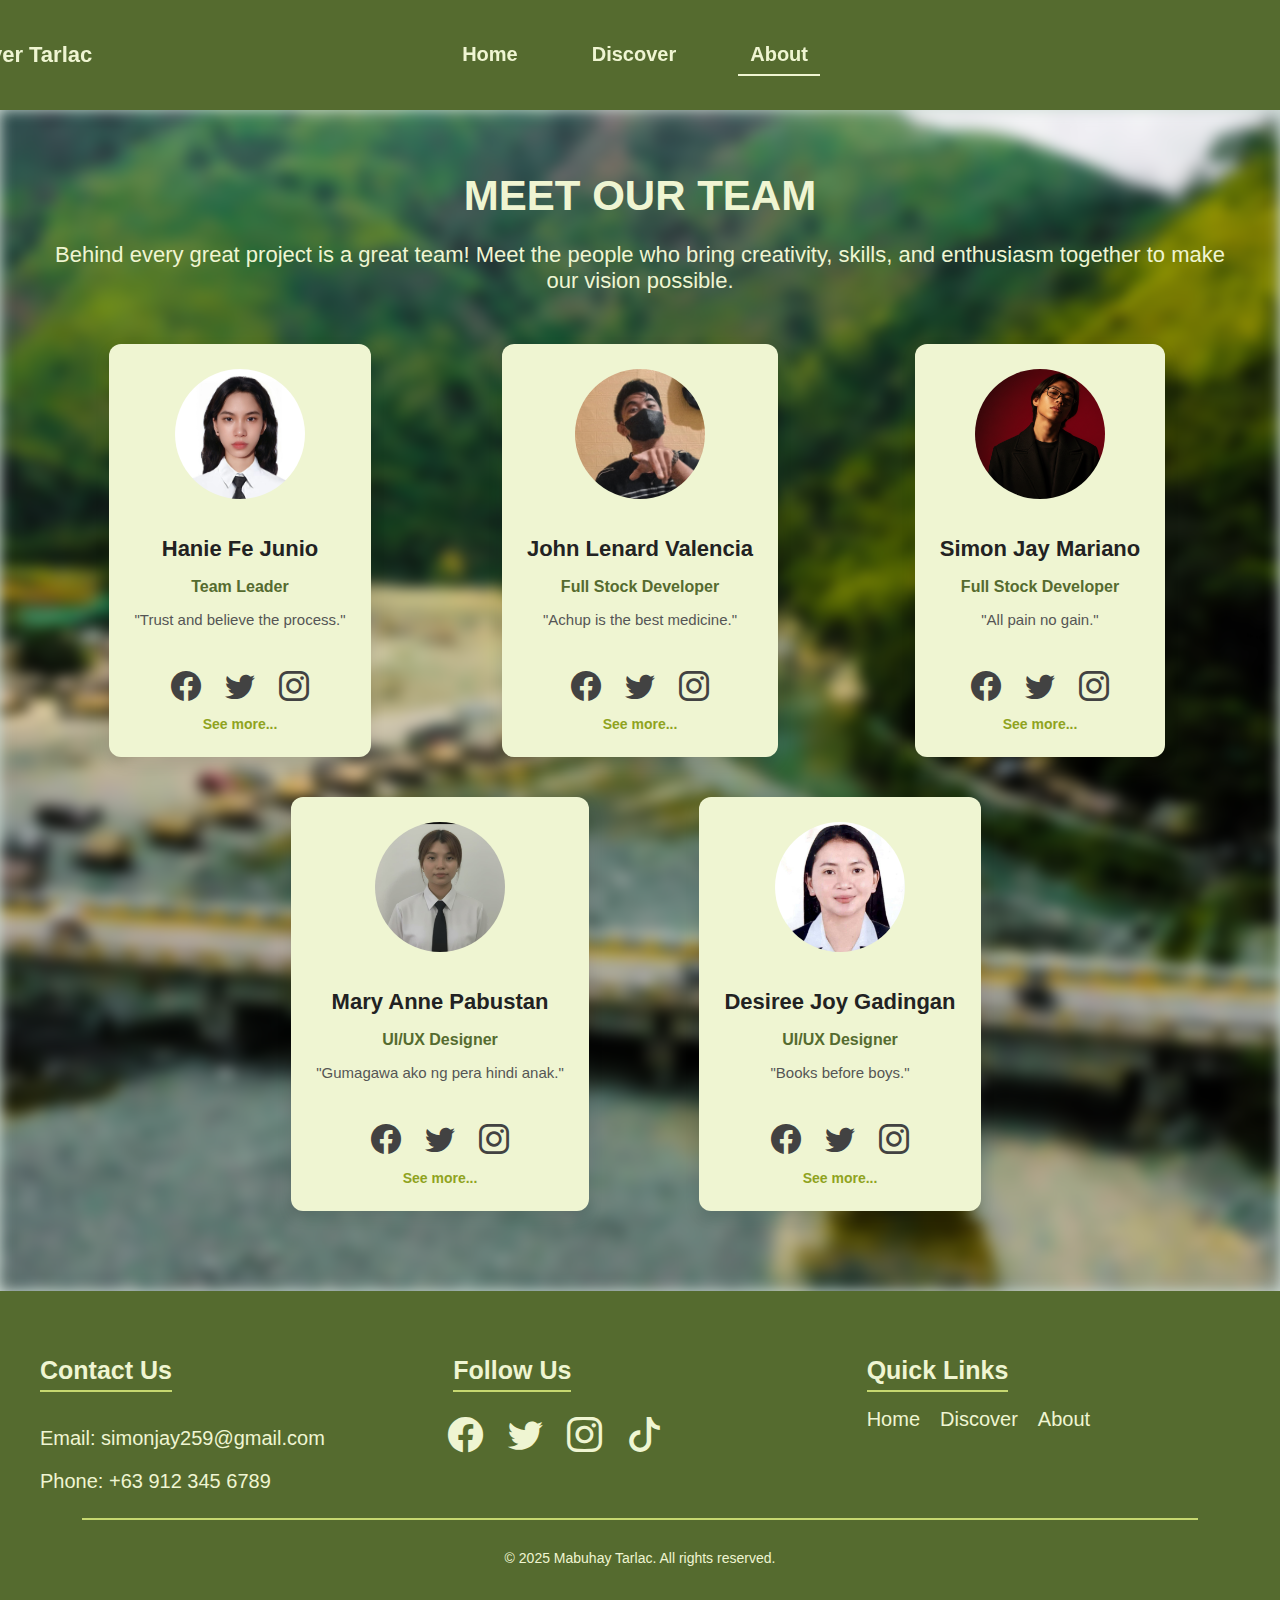
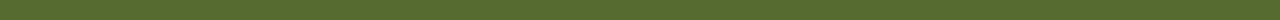
<file: src/html/AboutUs.html>
<html lang="en">

<head>
    <meta charset="UTF-8">
    <meta name="viewport" content="width=device-width, initial-scale=1.0">
    <title>Discover Tarlac</title>
    <link rel="icon" href="../img/discoverTarlac-modified.png" type="image/png">
    <link rel="stylesheet" href="../css/about.css">
    <link rel="stylesheet" href="https://cdn.jsdelivr.net/npm/bootstrap-icons@1.13.1/font/bootstrap-icons.min.css">

</head>


<body>
    <!--  Header Section  -->
    <header>
        <nav class="navbar">
            <div class="logo">
                <img src="../img/discoverTarlac.png" alt="">
                <h2>Discover Tarlac</h2>
            </div>

            <ul class="navlinks">
                <li><a href="../index.html">Home</a></li>
                <li> <a href="../html/Discover.html" >Discover</a></li>
                <li> <a href="../html/AboutUs.html"class="active">About</a></li>
            </ul>
        </nav>

        </nav>
    </header>
    <!--  End Header Section  -->



    <!-- Main Section -->
    <main>
        <section class="container">

            <!-- About Section -->
            <div class="about">
                <h1>MEET OUR TEAM</h1>
                <p>
                    Behind every great project is a great team! Meet the people who bring creativity, 
                    skills, and enthusiasm together to make our vision possible.
                </p>
            </div>

            <!-- Team Grid -->
            <div class="team-grid">

                <!-- Member 1 -->
                <div class="card">
                    <img src="../img/hanie.jpg" alt="Hanie Fe Junio">
                    <h3>Hanie Fe Junio</h3>
                    <p class="role">Team Leader</p>
                    <p class="desc">"Trust and believe the process."</p>

                    <div class="socials">
                    <a href="https://www.facebook.com/" aria-label="Facebook"><i class="bi bi-facebook"></i></a>
                    <a href="https://x.com/" aria-label="Twitter"><i class="bi bi-twitter"></i></a>
                    <a href="https://www.instagram.com/" aria-label="Instagram"><i class="bi bi-instagram"></i></a>
                    </div>

                    <a href="../portfolio/hanie/html/hanie.html" class="see-more">See more...</a>
                </div>

                <!-- Member 2 -->
                <div class="card">
                    <img src="../img/lenard.jpg" alt="John Lenard Valencia">
                    <h3>John Lenard Valencia</h3>
                    <p class="role">Full Stock Developer</p>
                    <p class="desc">"Achup is the best medicine."</p>

                    <div class="socials">
                    <a href="https://www.facebook.com/" aria-label="Facebook"><i class="bi bi-facebook"></i></a>
                    <a href="https://x.com/" aria-label="Twitter"><i class="bi bi-twitter"></i></a>
                    <a href="https://www.instagram.com/" aria-label="Instagram"><i class="bi bi-instagram"></i></a>
                    </div>

                    <a href="../portfolio/john/html/lenard.html" class="see-more">See more...</a>
                </div>

                <!-- Member 3 -->
                <div class="card">
                    <img src="../img/simon.png" alt="Simon Jay Mariano">
                    <h3>Simon Jay Mariano</h3>
                    
                    <p class="role">Full Stock Developer</p>

                    <p class="desc">"All pain no gain."</p>

                    <div class="socials">
                    <a href="https://www.facebook.com/" aria-label="Facebook"><i class="bi bi-facebook"></i></a>
                    <a href="https://x.com/" aria-label="Twitter"><i class="bi bi-twitter"></i></a>
                    <a href="https://www.instagram.com/" aria-label="Instagram"><i class="bi bi-instagram"></i></a>
                    </div>

                    <a href="../portfolio/simon/html/simon.html" class="see-more">See more...</a>
                </div>

                <!-- Member 4 -->
                <div class="card">
                    <img src="../img/Anne.jfif" alt="Mary Anne Pabustan">
                    <h3>Mary Anne Pabustan</h3>
                    <p class="role">UI/UX Designer</p>
                    <p class="desc">"Gumagawa ako ng pera hindi anak."</p>

                    <div class="socials">
                    <a href="https://www.facebook.com/" aria-label="Facebook"><i class="bi bi-facebook"></i></a>
                    <a href="https://x.com/" aria-label="Twitter"><i class="bi bi-twitter"></i></a>
                    <a href="https://www.instagram.com/" aria-label="Instagram"><i class="bi bi-instagram"></i></a>
                    </div>

                    <a href="../portfolio/anne/html/anne.html"   class="see-more">See more...</a>
                </div>

                <!-- Member 5 -->
                <div class="card">
                    <img src="../img/desiree.jfif" alt="Desiree Joy Gadingan">
                    <h3>Desiree Joy Gadingan</h3>
                    <p class="role">UI/UX Designer</p>
                    <p class="desc">"Books before boys."</p>

                    <div class="socials">
                    <a href="https://www.facebook.com/" aria-label="Facebook"><i class="bi bi-facebook"></i></a>
                    <a href="https://x.com/" aria-label="Twitter"><i class="bi bi-twitter"></i></a>
                    <a href="https://www.instagram.com/" aria-label="Instagram"><i class="bi bi-instagram"></i></a>
                    </div>

                    <a href="../portfolio/html/desiree.html" class="see-more">See more...</a>
                </div>

            </div>
            <!-- End Team Grid -->

        </section>
    </main>

    <!-- End Main Section -->



    <!--Footer Section -->
    <footer>
        <div class="footer-container">
            <div>
                <h3>Contact Us</h3>
                <p>Email: simonjay259@gmail.com</p>
                <p>Phone: +63 912 345 6789</p>
            </div>

            <div>
                <h3>Follow Us</h3>
                <div class="social-icons">
                    <a href="https://www.facebook.com/" aria-label="Facebook"><i class="bi bi-facebook"></i></a>
                    <a href="https://x.com/" aria-label="Twitter"><i class="bi bi-twitter"></i></a>
                    <a href="https://www.instagram.com/" aria-label="Instagram"><i class="bi bi-instagram"></i></a>
                    <a href="https://www.tiktok.com/explore" aria-label="Tiktok"><i class="bi bi-tiktok"></i></a>
                </div>

            </div>

            <div>
                <h3>Quick Links</h3>
                <ul>
                <li><a href="../index.html">Home</a></li>
                <li> <a href="../html/Discover.html">Discover</a></li>
                <li> <a href="../html/AboutUs.html">About</a></li>
                </ul>
            </div>
        </div>

        <div class="divider"></div>
        <p class="copyright">&copy; 2025 Mabuhay Tarlac. All rights reserved.</p>
    </footer>

    <!--End Footer Section -->

</body>


</html>
</file>
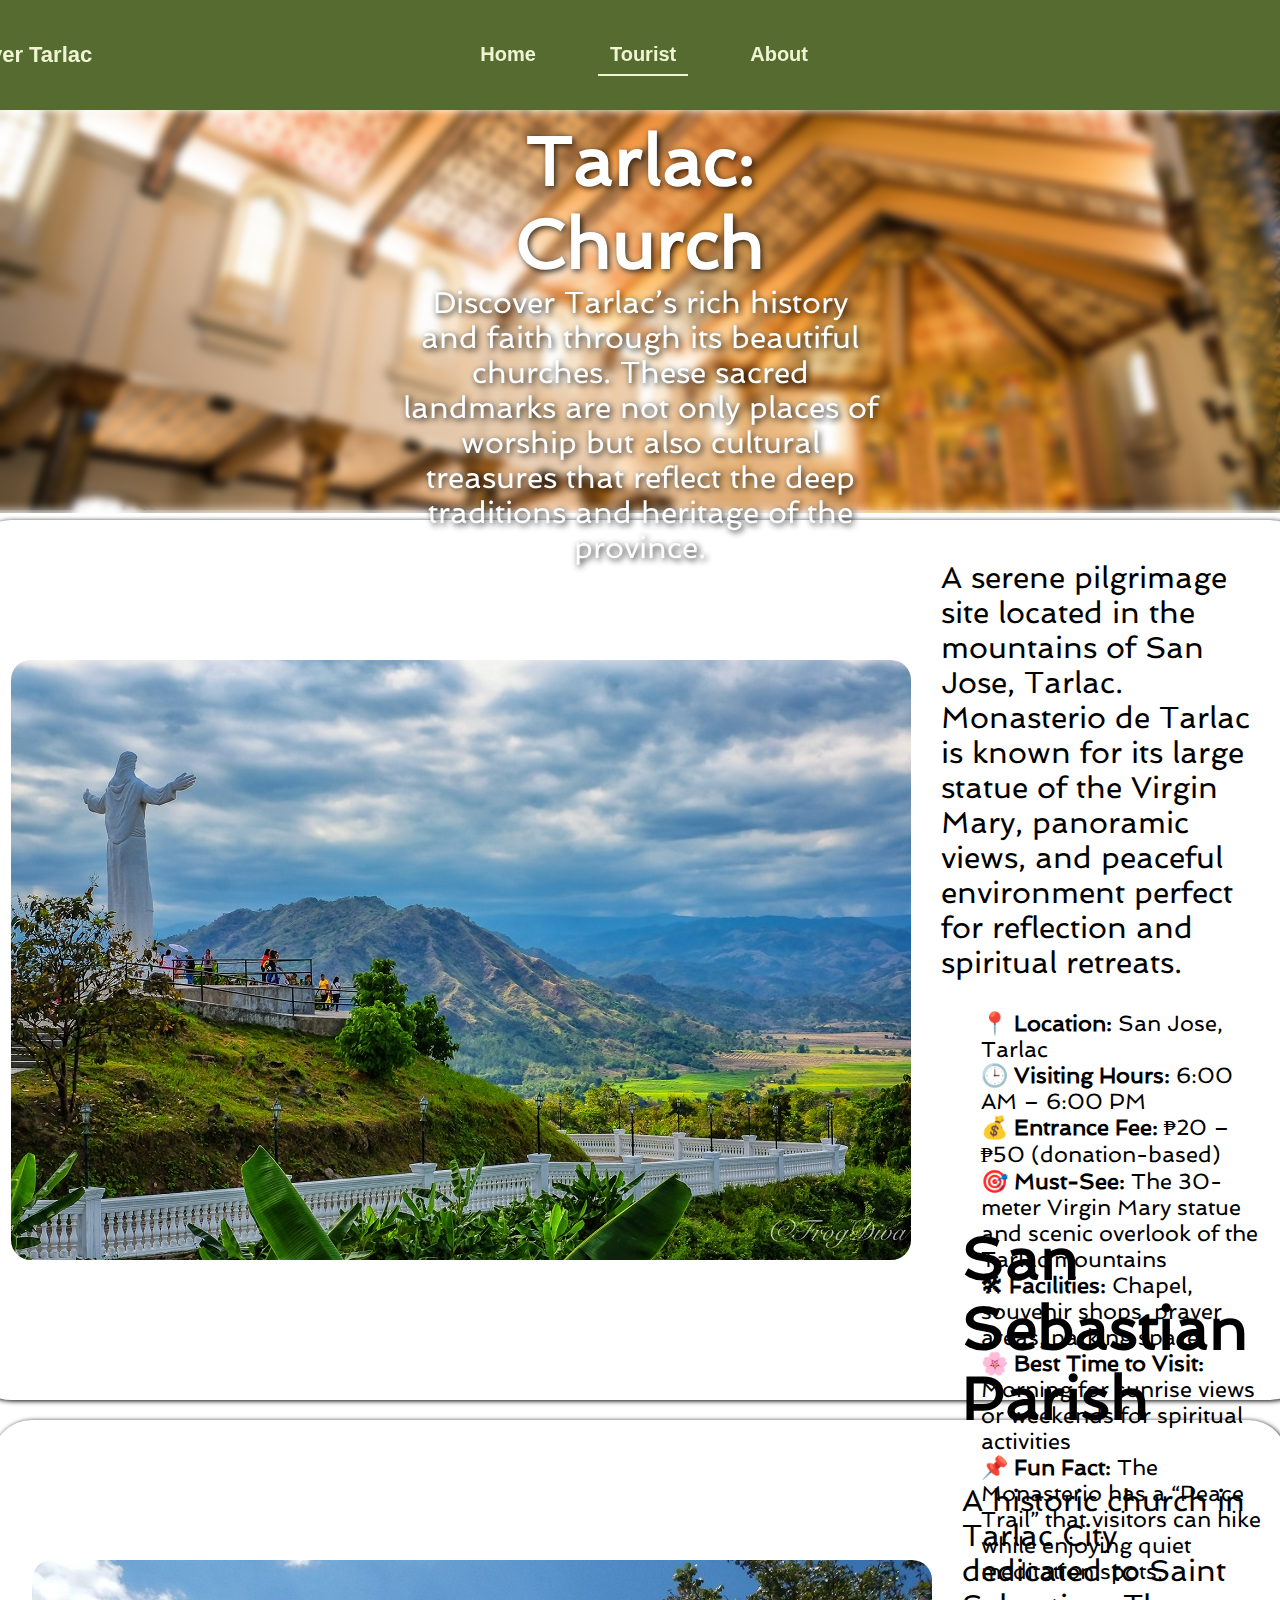
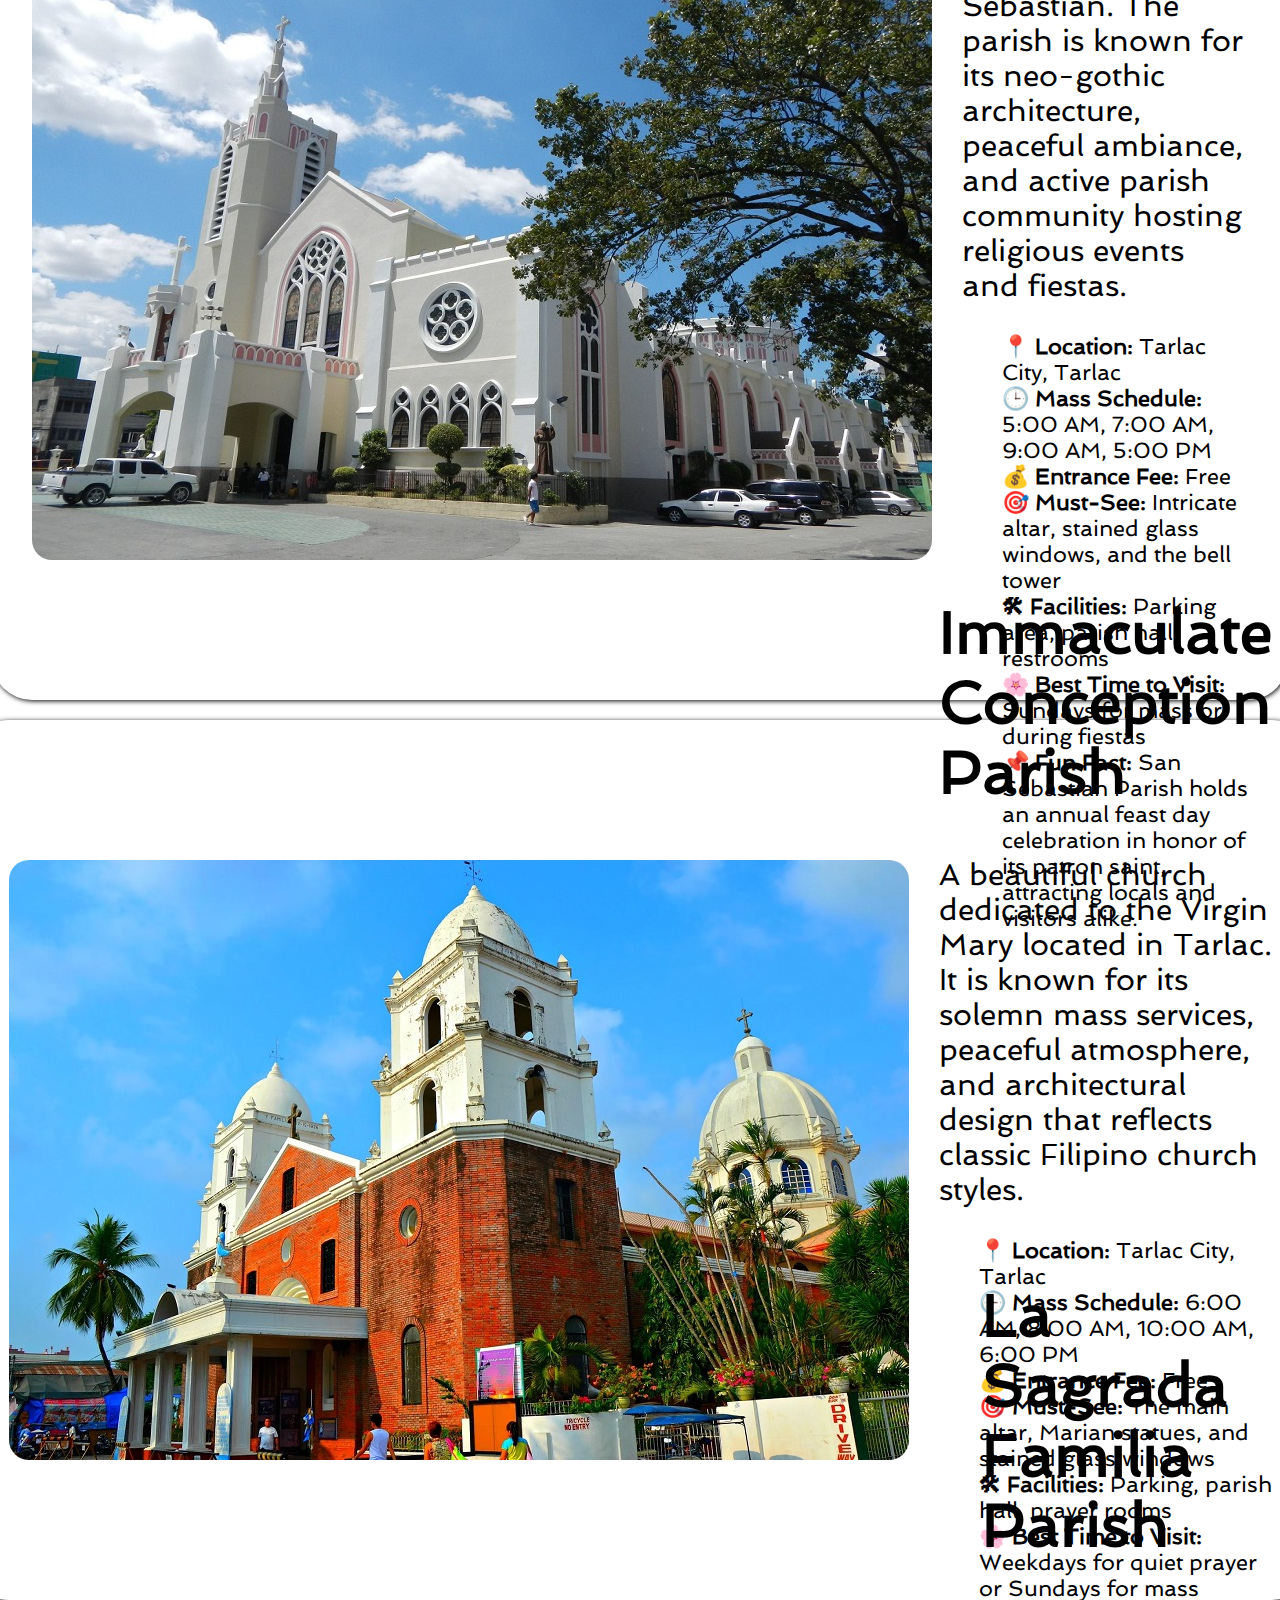
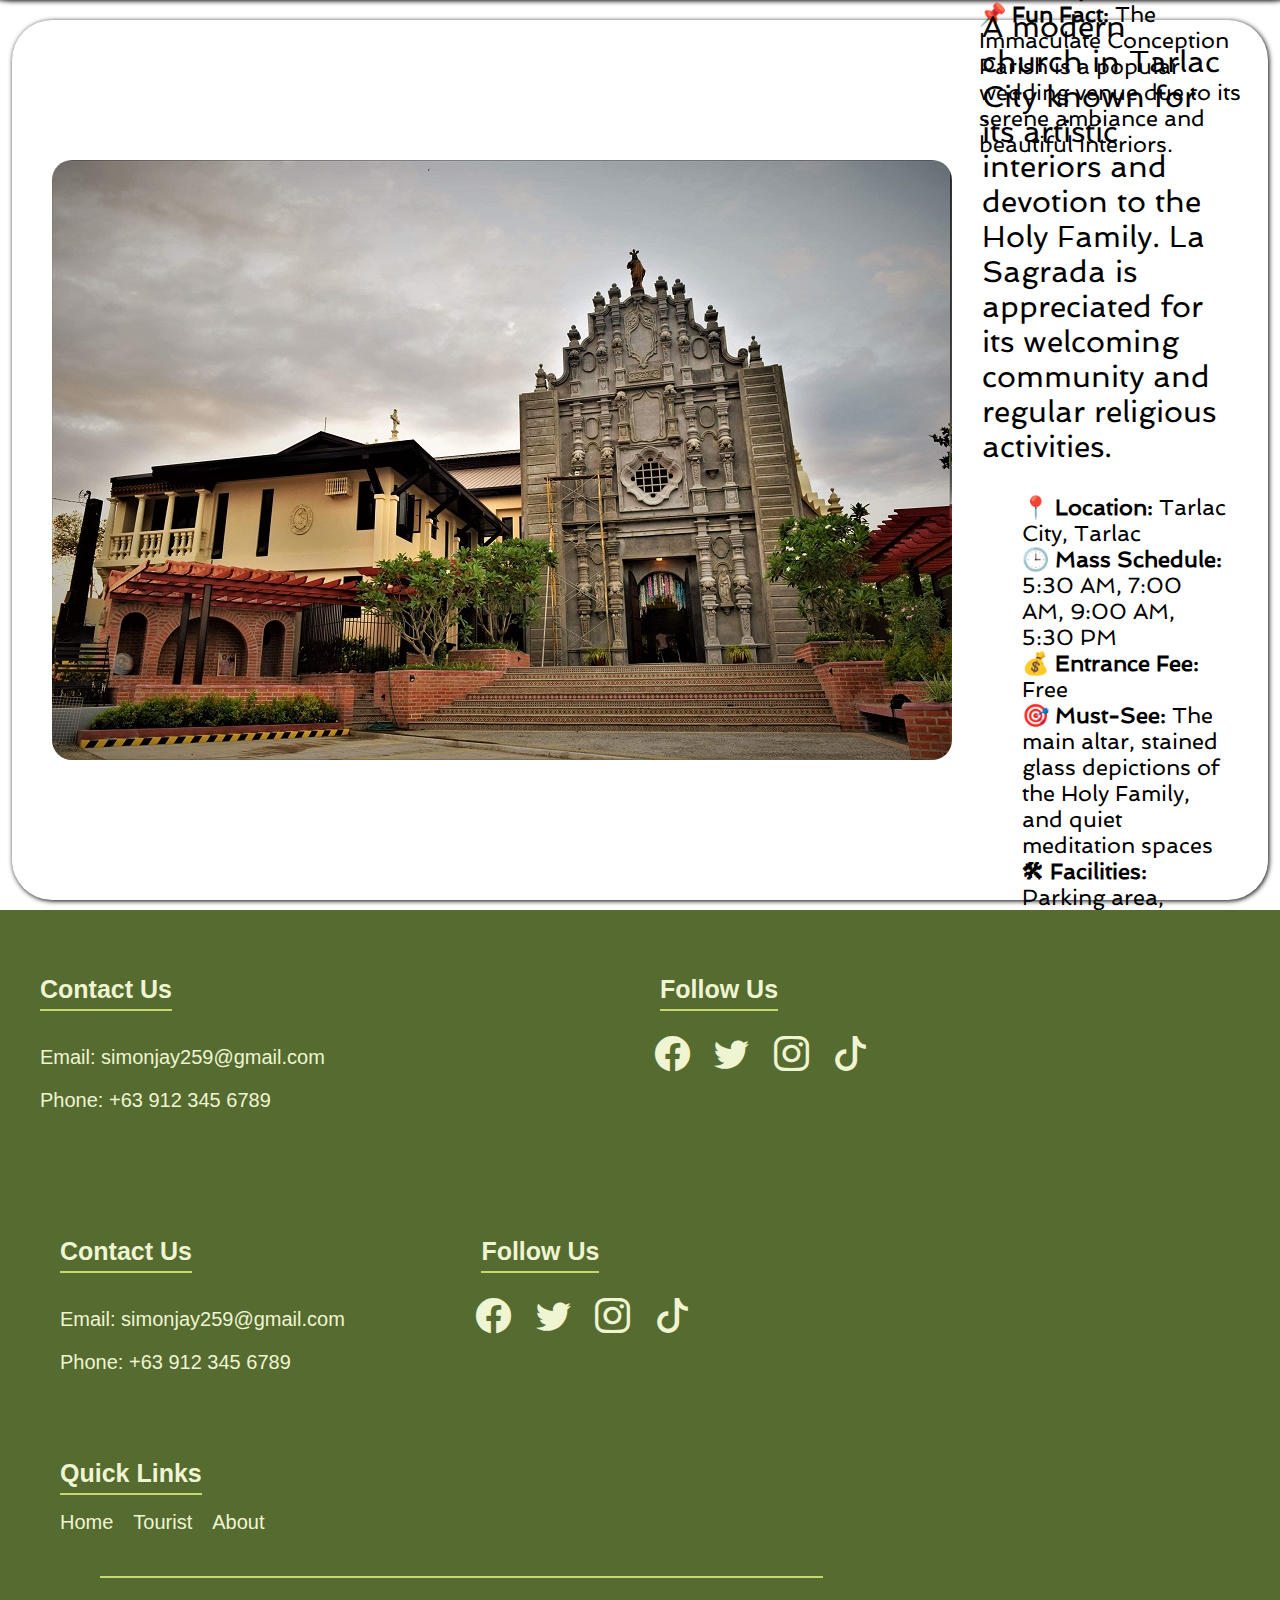
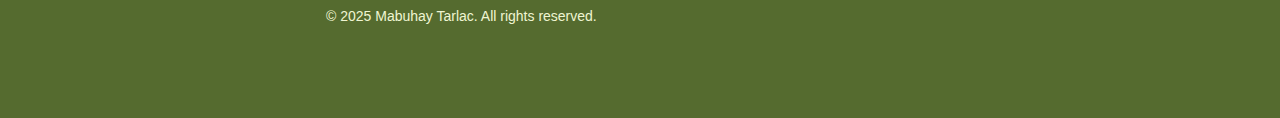
<file: src/html/Church.html>
<html lang="en">

<head>
    <meta charset="UTF-8">
    <meta name="viewport" content="width=device-width, initial-scale=1.0">
    <title>Home Page</title>
    <link rel="stylesheet" href="../css/Categories.css">
    <link rel="stylesheet" href="../css/tourist.css">
    <link rel="stylesheet" href="https://cdn.jsdelivr.net/npm/bootstrap-icons@1.13.1/font/bootstrap-icons.min.css">
   <link rel="preconnect" href="https://fonts.googleapis.com">
    <link rel="preconnect" href="https://fonts.gstatic.com" crossorigin>
    <link href="https://fonts.googleapis.com/css2?family=Roboto:ital,wght@0,100..900;1,100..900&family=Spinnaker&display=swap" rel="stylesheet">
</head>


<body>
    <!--  Header Section  -->
    <header>
        <nav class="navbar">
            <div class="logo">
                <img src="../img/discoverTarlac.png" alt="">
                <h2>Discover Tarlac</h2>
            </div>

            <ul class="navlinks">
                <li><a href="../index.html">Home</a></li>
                <li> <a href="Tourist.html" class="active">Tourist</a></li>
                <li> <a href="AboutUs.html">About</a></li>
            </ul>
        </nav>

        </nav>
    </header>
    <!--  End Header Section  -->



    <!-- Main Section -->
    <main>
        <section class="intro-church">
                <div class="blur"></div>
                <h1>Discover Tarlac: Church</h1>
                <p>Discover Tarlac’s rich history and faith through its beautiful churches. 
                    These sacred landmarks are not only places of worship but also cultural treasures 
                    that reflect the deep traditions and heritage of the province.</p>
        </section>

        <section class="tourist-spot">
            <div class="spot-card">
                <div class="spot-image">
                    <img src="../img/monasterio.jpg">
                </div>
            <!-- Content -->
                <div class="spot-info">
                    <h2>Monasterio de Tarlac</h2>
                    <p class="spot-desc">
                        A serene pilgrimage site located in the mountains of San Jose, Tarlac. Monasterio de Tarlac is known 
                        for its large statue of the Virgin Mary, panoramic views, and peaceful environment perfect for reflection 
                        and spiritual retreats.
                    </p>

                    <ul class="spot-details">
                        <li><strong>📍 Location:</strong> San Jose, Tarlac</li>
                        <li><strong>🕒 Visiting Hours:</strong> 6:00 AM – 6:00 PM</li>
                        <li><strong>💰 Entrance Fee:</strong> ₱20 – ₱50 (donation-based)</li>
                        <li><strong>🎯 Must-See:</strong> The 30-meter Virgin Mary statue and scenic overlook of the Tarlac mountains</li>
                        <li><strong>🛠 Facilities:</strong> Chapel, souvenir shops, prayer areas, parking space</li>
                        <li><strong>🌸 Best Time to Visit:</strong> Morning for sunrise views or weekends for spiritual activities</li>
                        <li><strong>📌 Fun Fact:</strong> The Monasterio has a “Peace Trail” that visitors can hike while enjoying quiet meditation spots.</li>
                    </ul>
                </div>
            </div>

        </section>

        <section class="tourist-spot">
            <div class="spot-card">
                <div class="spot-image">
                    <img src="../img/san-sebastian.jpg">
                </div>
            <!-- Content -->
                <div class="spot-info">
                    <h2>San Sebastian Parish</h2>
                    <p class="spot-desc">
                        A historic church in Tarlac City dedicated to Saint Sebastian. The parish is known for its 
                        neo-gothic architecture, peaceful ambiance, and active parish community hosting religious 
                        events and fiestas.
                    </p>

                    <ul class="spot-details">
                        <li><strong>📍 Location:</strong> Tarlac City, Tarlac</li>
                        <li><strong>🕒 Mass Schedule:</strong> 5:00 AM, 7:00 AM, 9:00 AM, 5:00 PM</li>
                        <li><strong>💰 Entrance Fee:</strong> Free</li>
                        <li><strong>🎯 Must-See:</strong> Intricate altar, stained glass windows, and the bell tower</li>
                        <li><strong>🛠 Facilities:</strong> Parking area, parish hall, restrooms</li>
                        <li><strong>🌸 Best Time to Visit:</strong> Sundays for mass or during fiestas</li>
                        <li><strong>📌 Fun Fact:</strong> San Sebastian Parish holds an annual feast day celebration in honor of its patron saint, attracting locals and visitors alike.</li>
                    </ul>
                </div>
            </div>
        </section>

        
        <section class="tourist-spot">
            <div class="spot-card">
                <div class="spot-image">
                    <img src="../img/conception.jpg">
                </div>
            <!-- Content -->
                <div class="spot-info">
                    <h2>Immaculate Conception Parish</h2>
                    <p class="spot-desc">
                        A beautiful church dedicated to the Virgin Mary located in Tarlac. It is known for its solemn 
                        mass services, peaceful atmosphere, and architectural design that reflects classic Filipino church styles.
                    </p>

                    <ul class="spot-details">
                        <li><strong>📍 Location:</strong> Tarlac City, Tarlac</li>
                        <li><strong>🕒 Mass Schedule:</strong> 6:00 AM, 8:00 AM, 10:00 AM, 6:00 PM</li>
                        <li><strong>💰 Entrance Fee:</strong> Free</li>
                        <li><strong>🎯 Must-See:</strong> The main altar, Marian statues, and stained glass windows</li>
                        <li><strong>🛠 Facilities:</strong> Parking, parish hall, prayer rooms</li>
                        <li><strong>🌸 Best Time to Visit:</strong> Weekdays for quiet prayer or Sundays for mass</li>
                        <li><strong>📌 Fun Fact:</strong> The Immaculate Conception Parish is a popular wedding venue due to its serene ambiance and beautiful interiors.</li>
                    </ul>
                </div>
            </div>
        </section>

          
        <section class="tourist-spot">
            <div class="spot-card">
                <div class="spot-image">
                    <img src="../img/sagrada.jpg">
                </div>
            <!-- Content -->
                <div class="spot-info">
                    <h2>La Sagrada Familia Parish</h2>
                    <p class="spot-desc">
                        A modern church in Tarlac City known for its artistic interiors and devotion to the Holy Family. 
                        La Sagrada is appreciated for its welcoming community and regular religious activities.
                    </p>

                    <ul class="spot-details">
                        <li><strong>📍 Location:</strong> Tarlac City, Tarlac</li>
                        <li><strong>🕒 Mass Schedule:</strong> 5:30 AM, 7:00 AM, 9:00 AM, 5:30 PM</li>
                        <li><strong>💰 Entrance Fee:</strong> Free</li>
                        <li><strong>🎯 Must-See:</strong> The main altar, stained glass depictions of the Holy Family, and quiet meditation spaces</li>
                        <li><strong>🛠 Facilities:</strong> Parking area, prayer rooms, parish hall</li>
                        <li><strong>🌸 Best Time to Visit:</strong> Early morning or during community activities</li>
                        <li><strong>📌 Fun Fact:</strong> La Sagrada hosts a Christmas light display every December that draws visitors from all over Tarlac.</li>
                    </ul>
                </div>
            </div>
        </section>

    </main>
    <!-- End Main Section -->



    <!--Footer Section -->
    <footer>
        <div class="footer-container">
            <div>
                <h3>Contact Us</h3>
                <p>Email: simonjay259@gmail.com</p>
                <p>Phone: +63 912 345 6789</p>
            </div>

            <div>
                <h3>Follow Us</h3>
                <div class="social-icons">
                    <a href="#" aria-label="Facebook"><i class="bi bi-facebook"></i></a>
                    <a href="#" aria-label="Twitter"><i class="bi bi-twitter"></i></a>
                    <a href="#" aria-label="Instagram"><i class="bi bi-instagram"></i></a>
                    <a href="#" aria-label="Tiktok"><i class="bi bi-tiktok"></i></a>
                </div>

            </div>

    </main>
    <!-- End Main Section -->



    <!--Footer Section -->
    <footer>
        <div class="footer-container">
            <div>
                <h3>Contact Us</h3>
                <p>Email: simonjay259@gmail.com</p>
                <p>Phone: +63 912 345 6789</p>
            </div>

            <div>
                <h3>Follow Us</h3>
                <div class="social-icons">
                    <a href="#" aria-label="Facebook"><i class="bi bi-facebook"></i></a>
                    <a href="#" aria-label="Twitter"><i class="bi bi-twitter"></i></a>
                    <a href="#" aria-label="Instagram"><i class="bi bi-instagram"></i></a>
                    <a href="#" aria-label="Tiktok"><i class="bi bi-tiktok"></i></a>
                </div>

            </div>

            <div>
                <h3>Quick Links</h3>
                <ul>
                    <li><a href="">Home</a></li>
                    <li><a href="#">Tourist</a></li>
                    <li><a href="#">About</a></li>
                </ul>
            </div>
        </div>

        <div class="divider"></div>
        <p class="copyright">&copy; 2025 Mabuhay Tarlac. All rights reserved.</p>
    </footer>

    <!--End Footer Section -->

</body>


</html>
</file>
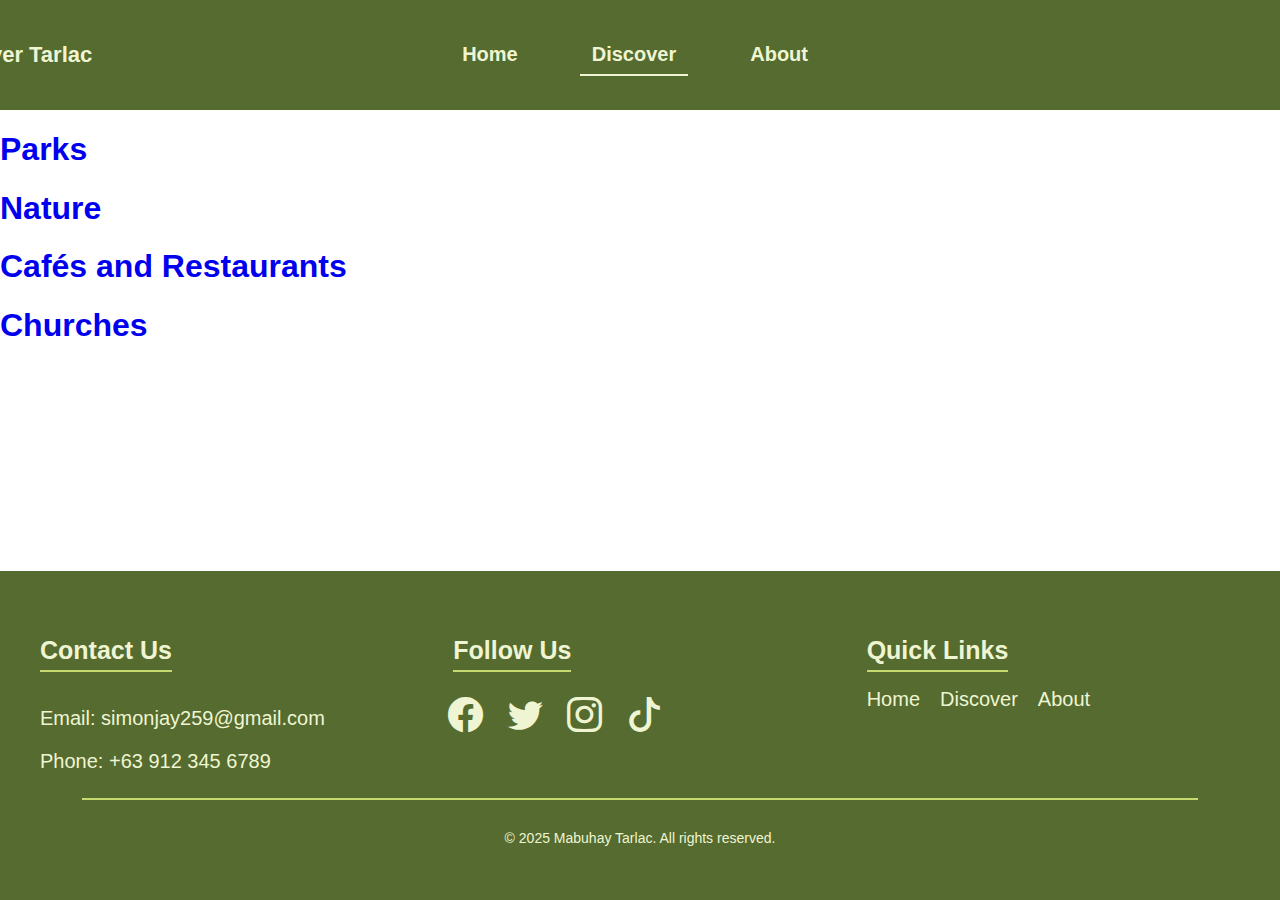
<file: src/html/Discover.html>
<html lang="en">

<head>
    <meta charset="UTF-8">
    <meta name="viewport" content="width=device-width, initial-scale=1.0">
    <title>Discover Tarlac</title>
    <link rel="icon" href="../img/discoverTarlac-modified.png" type="image/png">
    <link rel="stylesheet" href="../css/tourist.css">
    <link rel="stylesheet" href="https://cdn.jsdelivr.net/npm/bootstrap-icons@1.13.1/font/bootstrap-icons.min.css">
</head>


<body>
    <!--  Header Section  -->
    <header>
        <nav class="navbar">
            <div class="logo">
                <img src="../img/discoverTarlac.png" alt="">
                <h2>Discover Tarlac</h2>
            </div>

            <ul class="navlinks">
                <li><a href="../index.html">Home</a></li>
                <li> <a href="../html/Discover.html" class="active">Discover</a></li>
                <li> <a href="../html/AboutUs.html">About</a></li>
            </ul>
        </nav>

        </nav>
    </header>
    <!--  End Header Section  -->



    <!-- Main Section -->
    <main>
        <section>
            <div class="parks">
                <a href="Parks.html"><div class="background-parks">
                    <div class="filter-blur"></div>
                    <h1>Parks</h1>
                </div></a>
            </div>

            <div class="nature">
                 <a href="Nature.html"><div class="background-nature">
                    <div class="filter-blur"></div>
                     <h1>Nature</h1>
                </div></a>  
            </div>

            <div class="cafe">
                <a href="Restaurant.html"><div class="background-cafe">
                    <div class="filter-blur"></div>
                     <h1>Cafés and Restaurants</h1>
                </div></a>  
            </div>

            <div class="churches">
                 <a href="Church.html"><div class="background-churches">
                    <div class="filter-blur"></div>
                     <h1>Churches</h1>
                </div></a>  
            </div>
            
        </section>

    </main>
    <!-- End Main Section -->



    <!--Footer Section -->
    <footer>
        <div class="footer-container">
            <div>
                <h3>Contact Us</h3>
                <p>Email: simonjay259@gmail.com</p>
                <p>Phone: +63 912 345 6789</p>
            </div>

            <div>
                <h3>Follow Us</h3>
                <div class="social-icons">
                    <a href="https://www.facebook.com/" aria-label="Facebook"><i class="bi bi-facebook"></i></a>
                    <a href="https://x.com/" aria-label="Twitter"><i class="bi bi-twitter"></i></a>
                    <a href="https://www.instagram.com/" aria-label="Instagram"><i class="bi bi-instagram"></i></a>
                    <a href="https://www.tiktok.com/explore" aria-label="Tiktok"><i class="bi bi-tiktok"></i></a>
                </div>

            </div>

            <div>
                <h3>Quick Links</h3>
                <ul>
                <li><a href="../index.html">Home</a></li>
                <li> <a href="../html/Discover.html" class="active">Discover</a></li>
                <li> <a href="../html/AboutUs.html">About</a></li>
                </ul>
            </div>
        </div>

        <div class="divider"></div>
        <p class="copyright">&copy; 2025 Mabuhay Tarlac. All rights reserved.</p>
    </footer>

    <!--End Footer Section -->

</body>


</html>
</file>
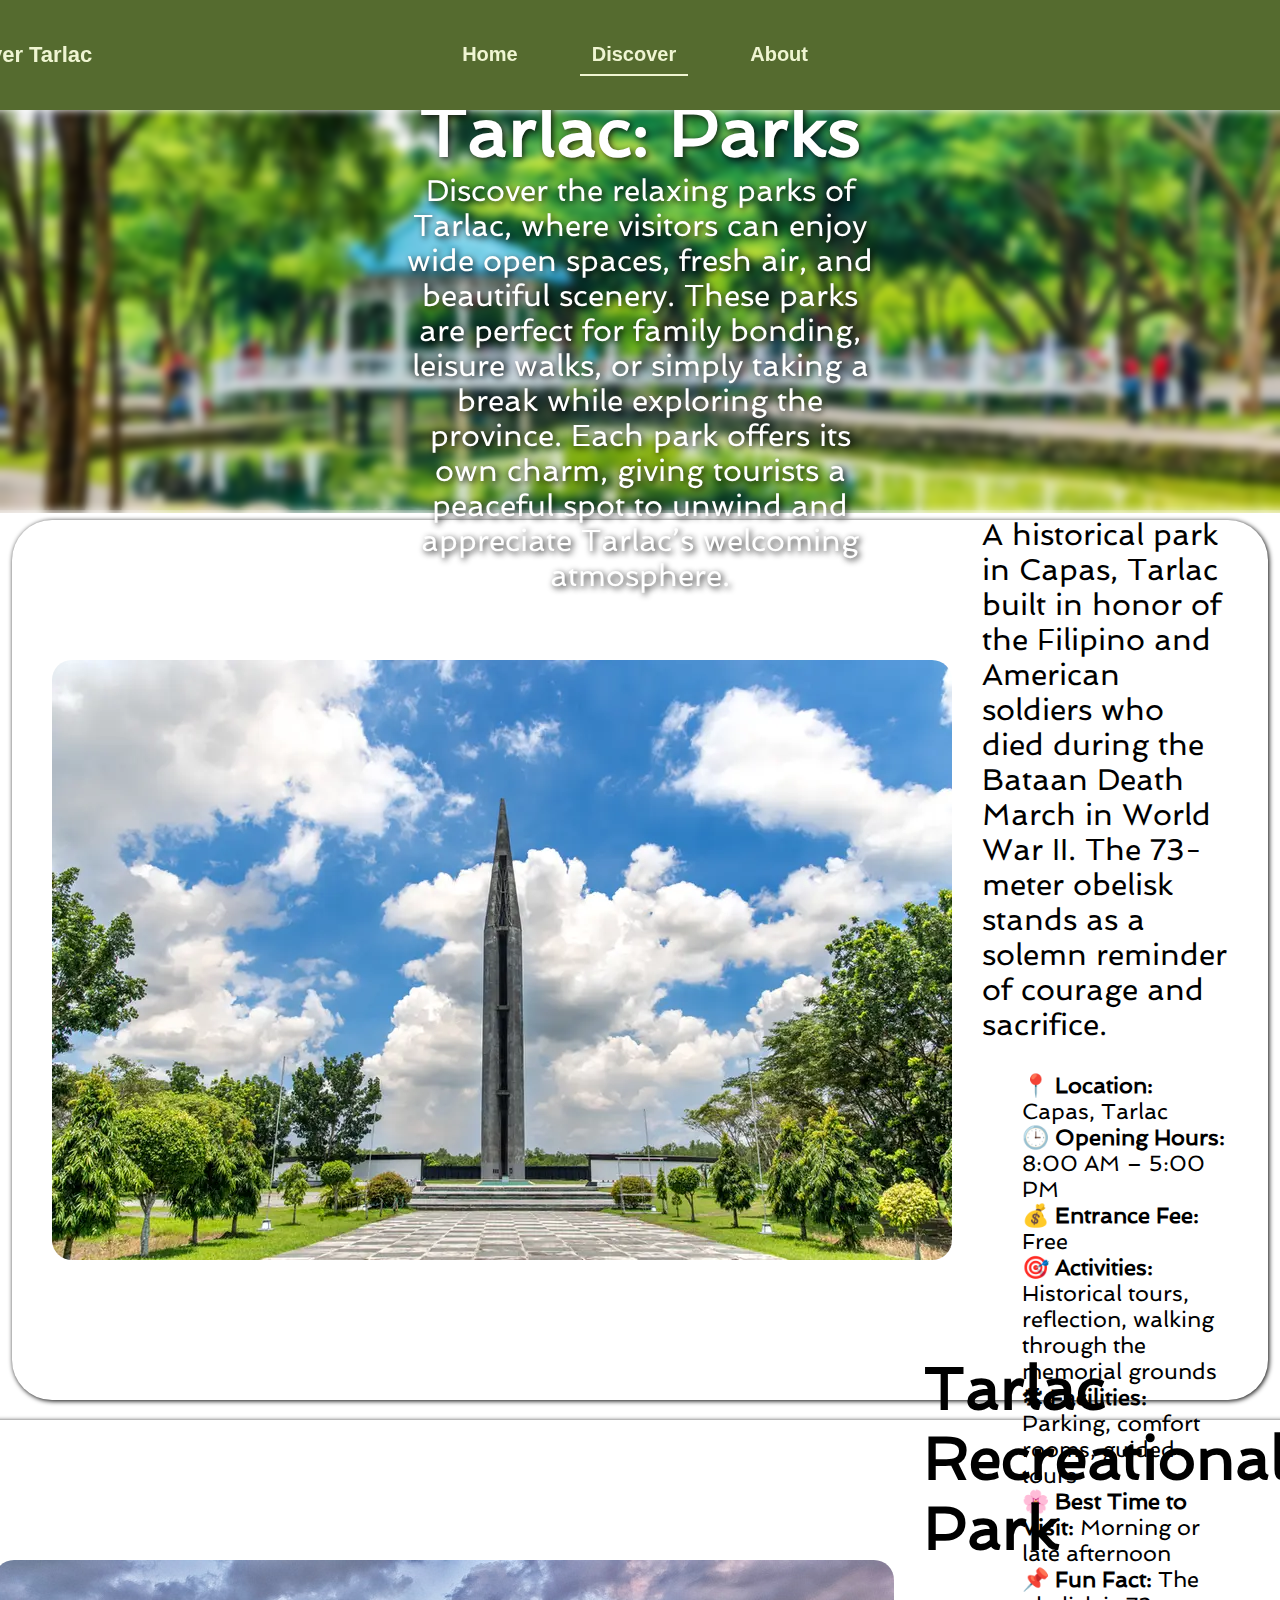
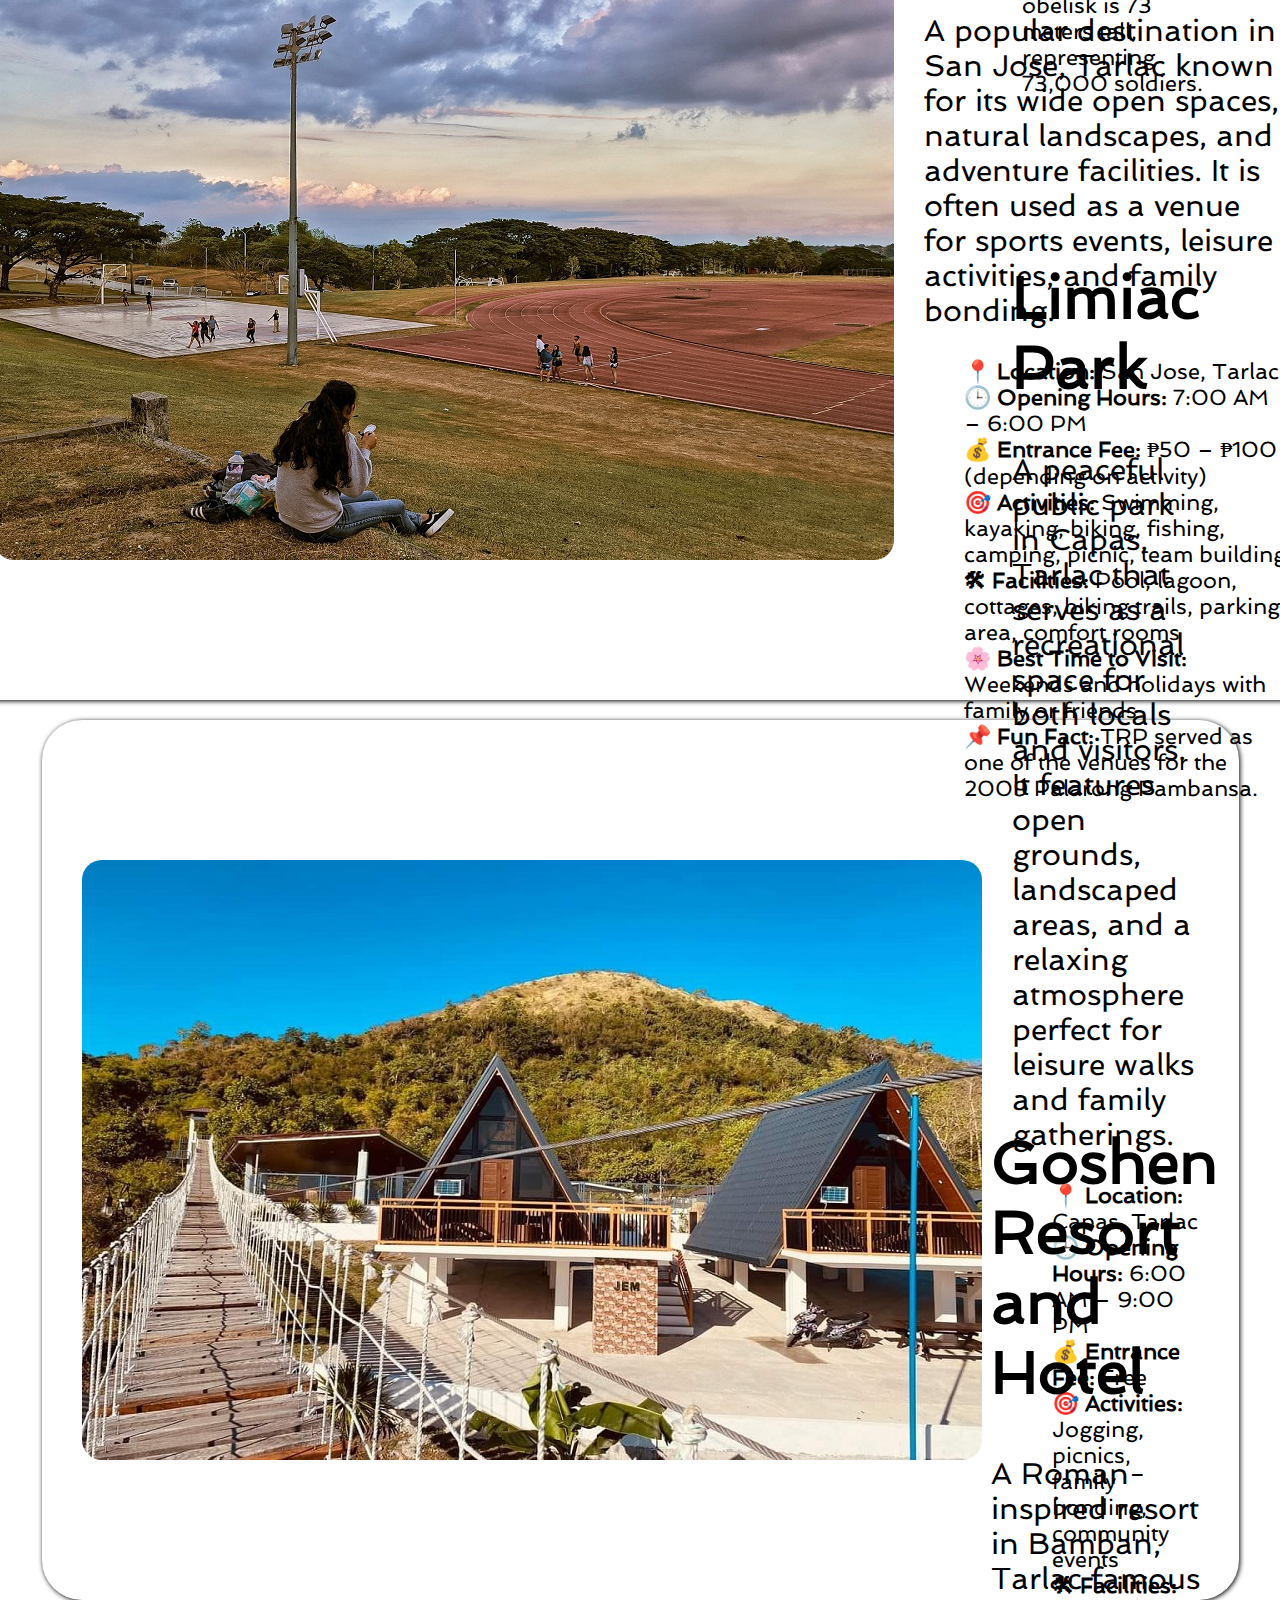
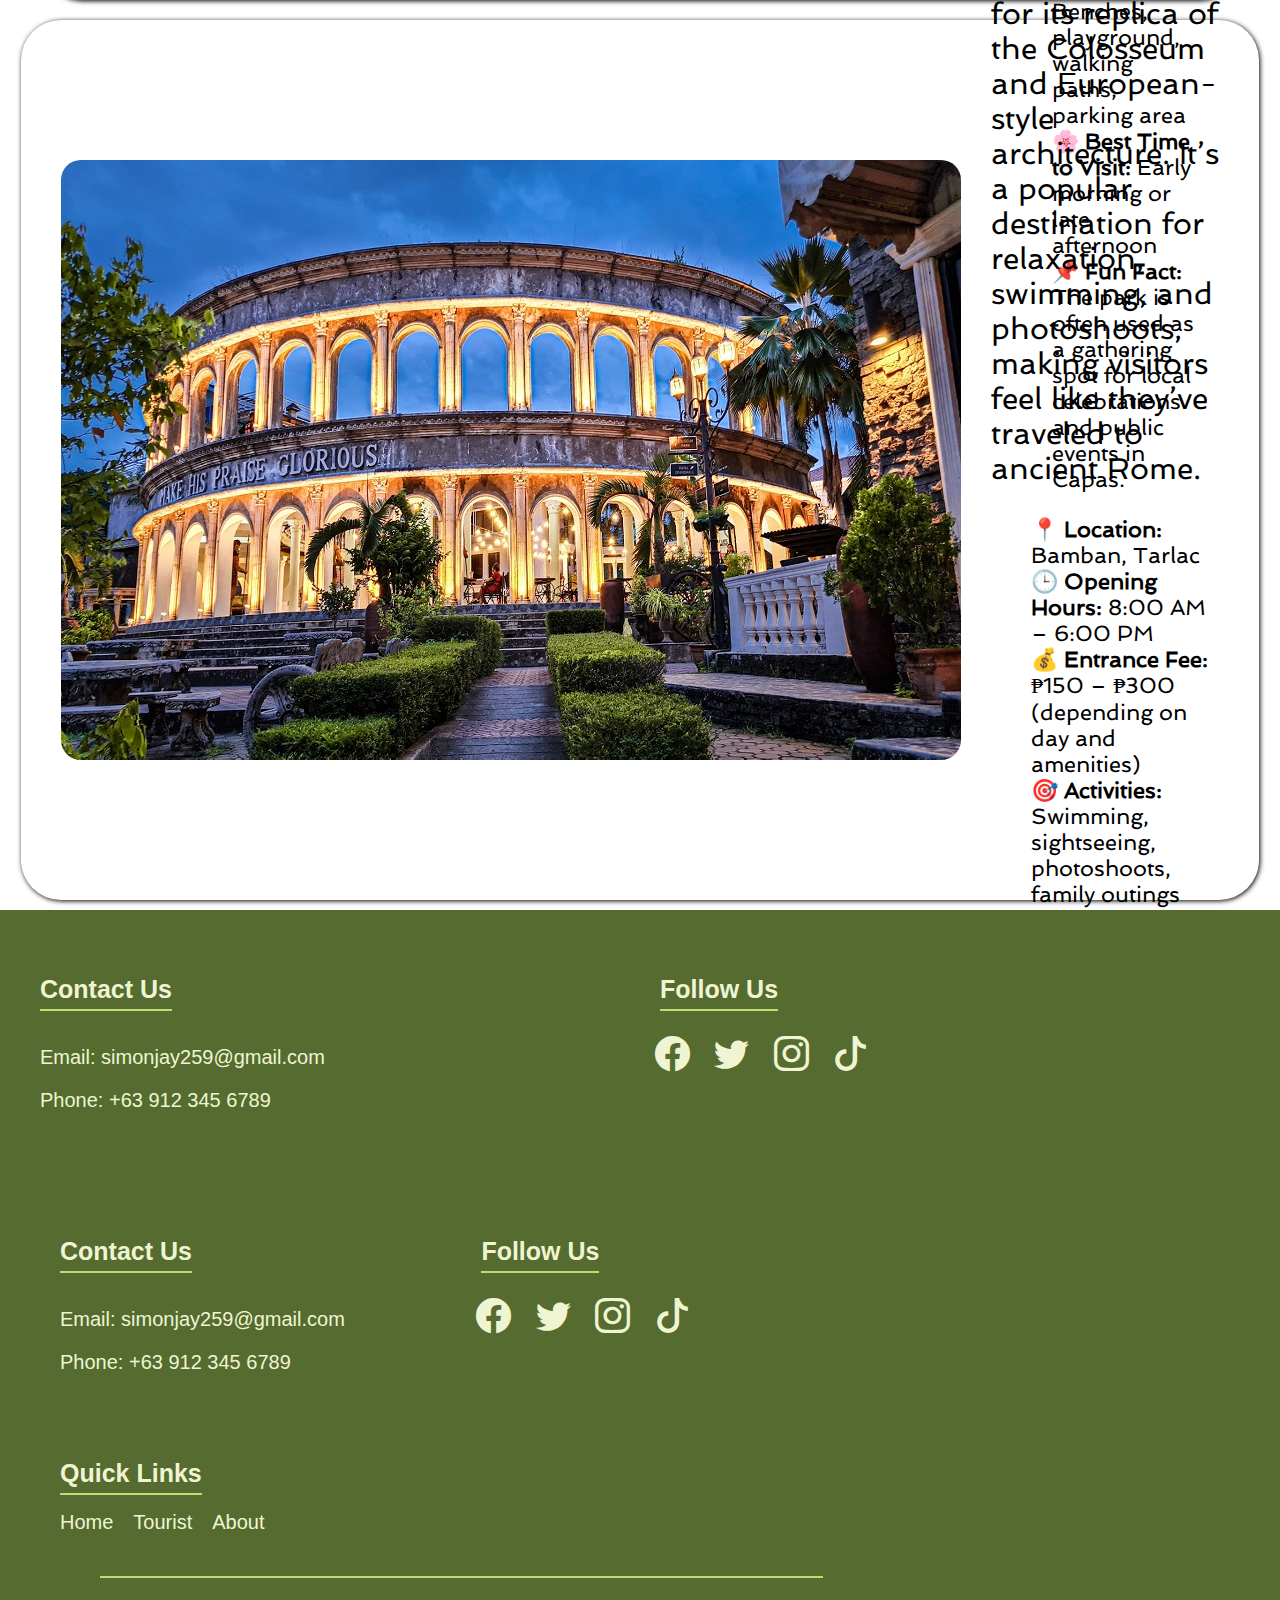
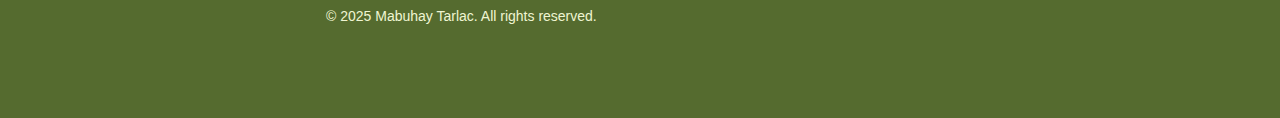
<file: src/html/Parks.html>
<html lang="en">

<head>
    <meta charset="UTF-8">
    <meta name="viewport" content="width=device-width, initial-scale=1.0">
    <title>Discover Tarlac</title>
    <link rel="icon" href="../img/discoverTarlac-modified.png" type="image/png">
    <link rel="stylesheet" href="../css/Categories.css">
    <link rel="stylesheet" href="../css/tourist.css">
    <link rel="stylesheet" href="https://cdn.jsdelivr.net/npm/bootstrap-icons@1.13.1/font/bootstrap-icons.min.css">
   <link rel="preconnect" href="https://fonts.googleapis.com">
    <link rel="preconnect" href="https://fonts.gstatic.com" crossorigin>
    <link href="https://fonts.googleapis.com/css2?family=Roboto:ital,wght@0,100..900;1,100..900&family=Spinnaker&display=swap" rel="stylesheet">
</head>


<body>
    <!--  Header Section  -->
    <header>
        <nav class="navbar">
            <div class="logo">
                <img src="../img/discoverTarlac.png" alt="">
                <h2>Discover Tarlac</h2>
            </div>

            <ul class="navlinks">
                <li><a href="../index.html">Home</a></li>
                <li> <a href="Discover.html" class="active">Discover</a></li>
                <li> <a href="AboutUs.html">About</a></li>
            </ul>
        </nav>

        </nav>
    </header>
    <!--  End Header Section  -->



    <!-- Main Section -->
    <main>
        <section class="intro-parks">
                <div class="blur"></div>
                <h1>Discover Tarlac: Parks</h1>
                <p>Discover the relaxing parks of Tarlac, where visitors can enjoy wide open spaces, 
                    fresh air, and beautiful scenery. These parks are perfect for family bonding, leisure 
                    walks, or simply taking a break while exploring the province. Each park offers its 
                    own charm, giving tourists a peaceful spot to unwind and appreciate Tarlac’s 
                    welcoming atmosphere.</p>
        </section>

        <section class="tourist-spot">
            <div class="spot-card">
                <div class="spot-image">
                    <img src="../img/capas.webp">
                </div>
            <!-- Content -->
                <div class="spot-info">
                    <h2>Capas National Shrine</h2>
                    <p class="spot-desc">
                    A historical park in Capas, Tarlac built in honor of the Filipino and American soldiers
                    who died during the Bataan Death March in World War II. The 73-meter obelisk stands as
                    a solemn reminder of courage and sacrifice.
                    </p>
                
                    <ul class="spot-details">
                        <li><strong>📍 Location:</strong> Capas, Tarlac</li>
                        <li><strong>🕒 Opening Hours:</strong> 8:00 AM – 5:00 PM</li>
                        <li><strong>💰 Entrance Fee:</strong> Free</li>
                        <li><strong>🎯 Activities:</strong> Historical tours, reflection, walking through the memorial grounds</li>
                        <li><strong>🛠 Facilities:</strong> Parking, comfort rooms, guided tours</li>
                        <li><strong>🌸 Best Time to Visit:</strong> Morning or late afternoon</li>
                        <li><strong>📌 Fun Fact:</strong> The obelisk is 73 meters tall, representing 73,000 soldiers.</li>
                    </ul>
                </div>  
            </div>

        </section>

        <section class="tourist-spot">
            <div class="spot-card">
                <div class="spot-image">
                    <img src="../img/trp.jpg">
                </div>
            <!-- Content -->
                <div class="spot-info">
                    <h2>Tarlac Recreational Park</h2>
                    <p class="spot-desc">
                        A popular destination in San Jose, Tarlac known for its wide open spaces, natural landscapes, 
                        and adventure facilities. It is often used as a venue for sports events, leisure activities, 
                        and family bonding.
                    </p>

                    <ul class="spot-details">
                        <li><strong>📍 Location:</strong> San Jose, Tarlac</li>
                        <li><strong>🕒 Opening Hours:</strong> 7:00 AM – 6:00 PM</li>
                        <li><strong>💰 Entrance Fee:</strong> ₱50 – ₱100 (depending on activity)</li>
                        <li><strong>🎯 Activities:</strong> Swimming, kayaking, biking, fishing, camping, picnic, team building</li>
                        <li><strong>🛠 Facilities:</strong> Pool, lagoon, cottages, biking trails, parking area, comfort rooms</li>
                        <li><strong>🌸 Best Time to Visit:</strong> Weekends and holidays with family or friends</li>
                        <li><strong>📌 Fun Fact:</strong> TRP served as one of the venues for the 2009 Palarong Pambansa.</li>
                    </ul>
                </div>
            </div>
        </section>

        
        <section class="tourist-spot">
            <div class="spot-card">
                <div class="spot-image">
                    <img src="../img/limiac.jpg">
                </div>
            <!-- Content -->
                <div class="spot-info">
                    <h2>Limiac Park</h2>
                    <p class="spot-desc">
                        A peaceful public park in Capas, Tarlac that serves as a recreational space for both locals 
                        and visitors. It features open grounds, landscaped areas, and a relaxing atmosphere perfect 
                        for leisure walks and family gatherings.
                    </p>

                    <ul class="spot-details">
                        <li><strong>📍 Location:</strong> Capas, Tarlac</li>
                        <li><strong>🕒 Opening Hours:</strong> 6:00 AM – 9:00 PM</li>
                        <li><strong>💰 Entrance Fee:</strong> Free</li>
                        <li><strong>🎯 Activities:</strong> Jogging, picnics, family bonding, community events</li>
                        <li><strong>🛠 Facilities:</strong> Benches, playground, walking paths, parking area</li>
                        <li><strong>🌸 Best Time to Visit:</strong> Early morning or late afternoon</li>
                        <li><strong>📌 Fun Fact:</strong> The park is often used as a gathering spot for local celebrations 
                            and public events in Capas.</li>
                    </ul>
                </div>
            </div>
        </section>

          
        <section class="tourist-spot">
            <div class="spot-card">
                <div class="spot-image">
                    <img src="../img/goshen.jpg">
                </div>
            <!-- Content -->
                <div class="spot-info">
                    <h2>Goshen Resort and Hotel</h2>
                    <p class="spot-desc">
                        A Roman-inspired resort in Bamban, Tarlac famous for its replica of the Colosseum and 
                        European-style architecture. It’s a popular destination for relaxation, swimming, and 
                        photoshoots, making visitors feel like they’ve traveled to ancient Rome.
                    </p>

                    <ul class="spot-details">
                        <li><strong>📍 Location:</strong> Bamban, Tarlac</li>
                        <li><strong>🕒 Opening Hours:</strong> 8:00 AM – 6:00 PM</li>
                        <li><strong>💰 Entrance Fee:</strong> ₱150 – ₱300 (depending on day and amenities)</li>
                        <li><strong>🎯 Activities:</strong> Swimming, sightseeing, photoshoots, family outings</li>
                        <li><strong>🛠 Facilities:</strong> Swimming pools, hotel accommodations, cottages, parking, function halls</li>
                        <li><strong>🌸 Best Time to Visit:</strong> Weekends for leisure or weekdays for a quieter experience</li>
                        <li><strong>📌 Fun Fact:</strong> The resort’s Colosseum-inspired structure makes it one of the most 
                        Instagrammable spots in Tarlac.</li>
                    </ul>
                </div>

            </div>
        </section>

    </main>
    <!-- End Main Section -->



    <!--Footer Section -->
    <footer>
        <div class="footer-container">
            <div>
                <h3>Contact Us</h3>
                <p>Email: simonjay259@gmail.com</p>
                <p>Phone: +63 912 345 6789</p>
            </div>

            <div>
                <h3>Follow Us</h3>
                <div class="social-icons">
                    <a href="#" aria-label="Facebook"><i class="bi bi-facebook"></i></a>
                    <a href="#" aria-label="Twitter"><i class="bi bi-twitter"></i></a>
                    <a href="#" aria-label="Instagram"><i class="bi bi-instagram"></i></a>
                    <a href="#" aria-label="Tiktok"><i class="bi bi-tiktok"></i></a>
                </div>

            </div>

    </main>
    <!-- End Main Section -->



    <!--Footer Section -->
    <footer>
        <div class="footer-container">
            <div>
                <h3>Contact Us</h3>
                <p>Email: simonjay259@gmail.com</p>
                <p>Phone: +63 912 345 6789</p>
            </div>

            <div>
                <h3>Follow Us</h3>
                <div class="social-icons">
                    <a href="#" aria-label="Facebook"><i class="bi bi-facebook"></i></a>
                    <a href="#" aria-label="Twitter"><i class="bi bi-twitter"></i></a>
                    <a href="#" aria-label="Instagram"><i class="bi bi-instagram"></i></a>
                    <a href="#" aria-label="Tiktok"><i class="bi bi-tiktok"></i></a>
                </div>

            </div>

            <div>
                <h3>Quick Links</h3>
                <ul>
                    <li><a href="">Home</a></li>
                    <li><a href="#">Tourist</a></li>
                    <li><a href="#">About</a></li>
                </ul>
            </div>
        </div>

        <div class="divider"></div>
        <p class="copyright">&copy; 2025 Mabuhay Tarlac. All rights reserved.</p>
    </footer>

    <!--End Footer Section -->

</body>


</html>
</file>
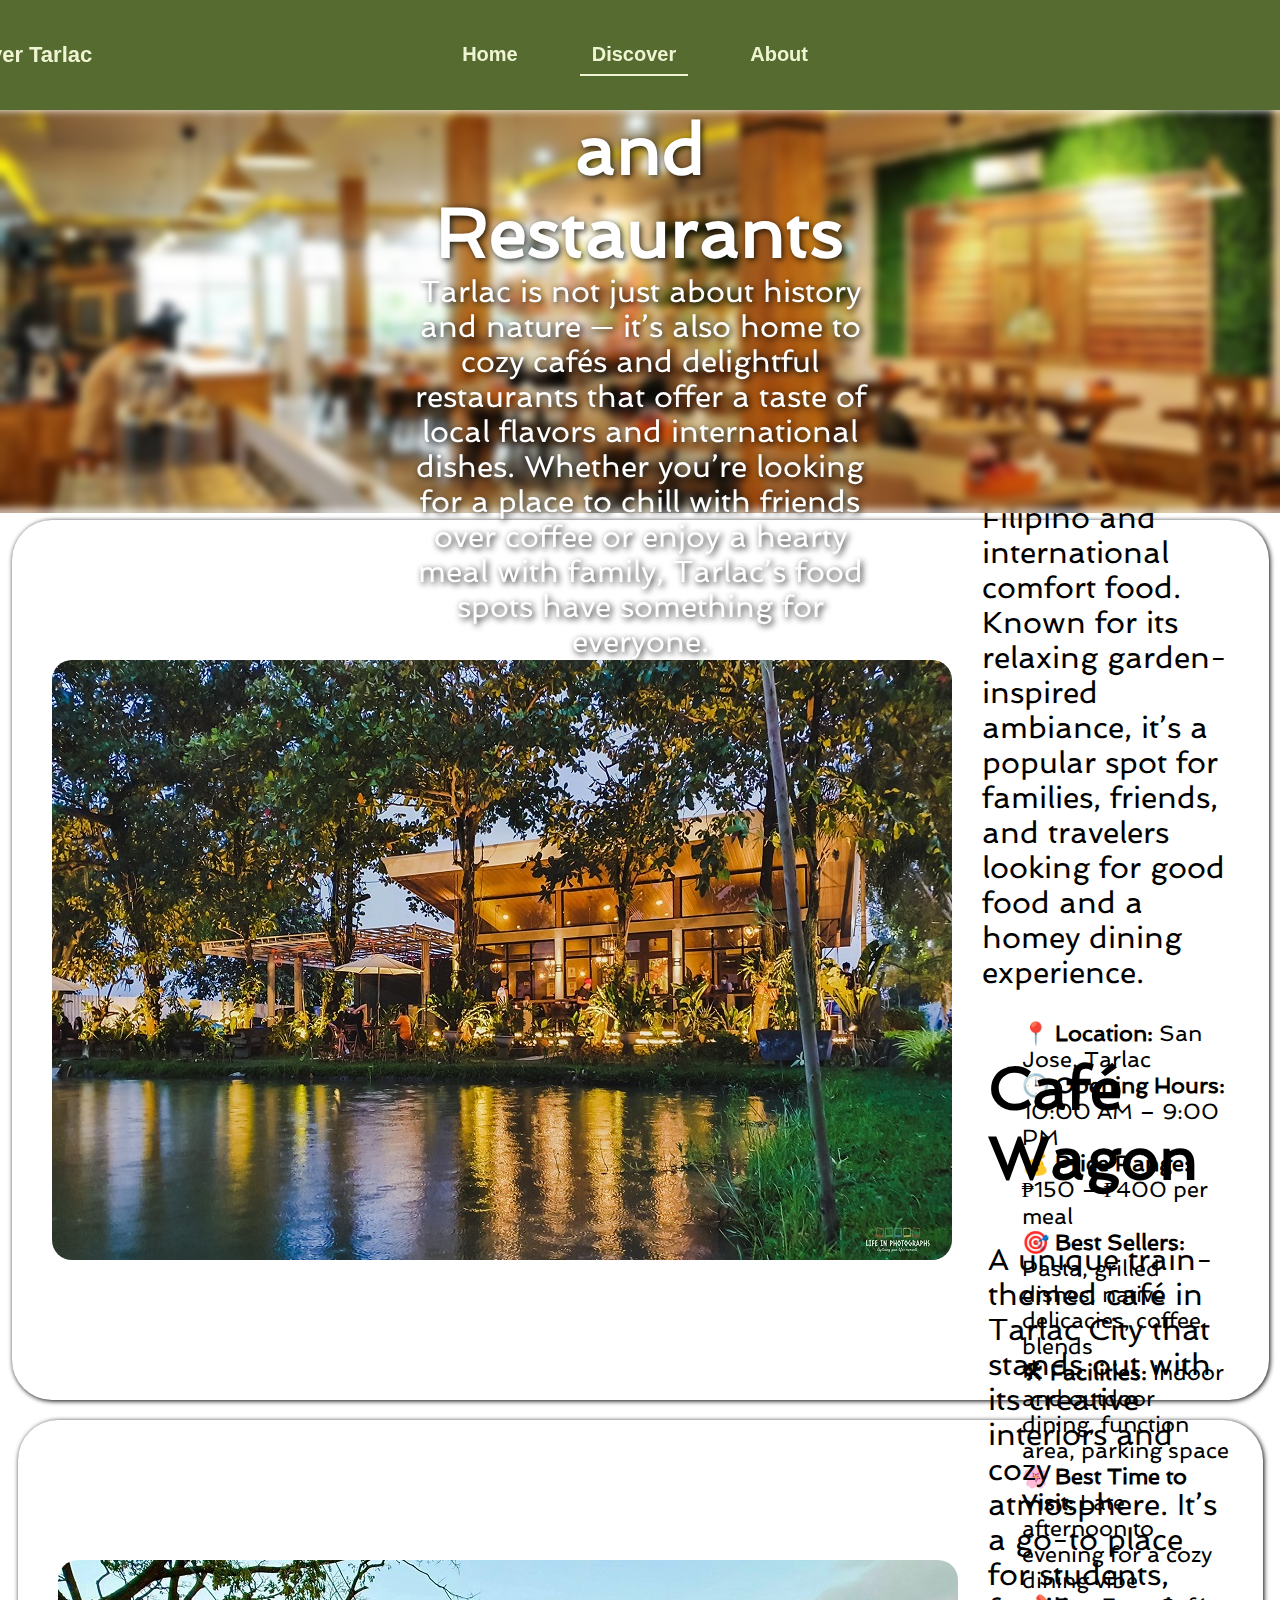
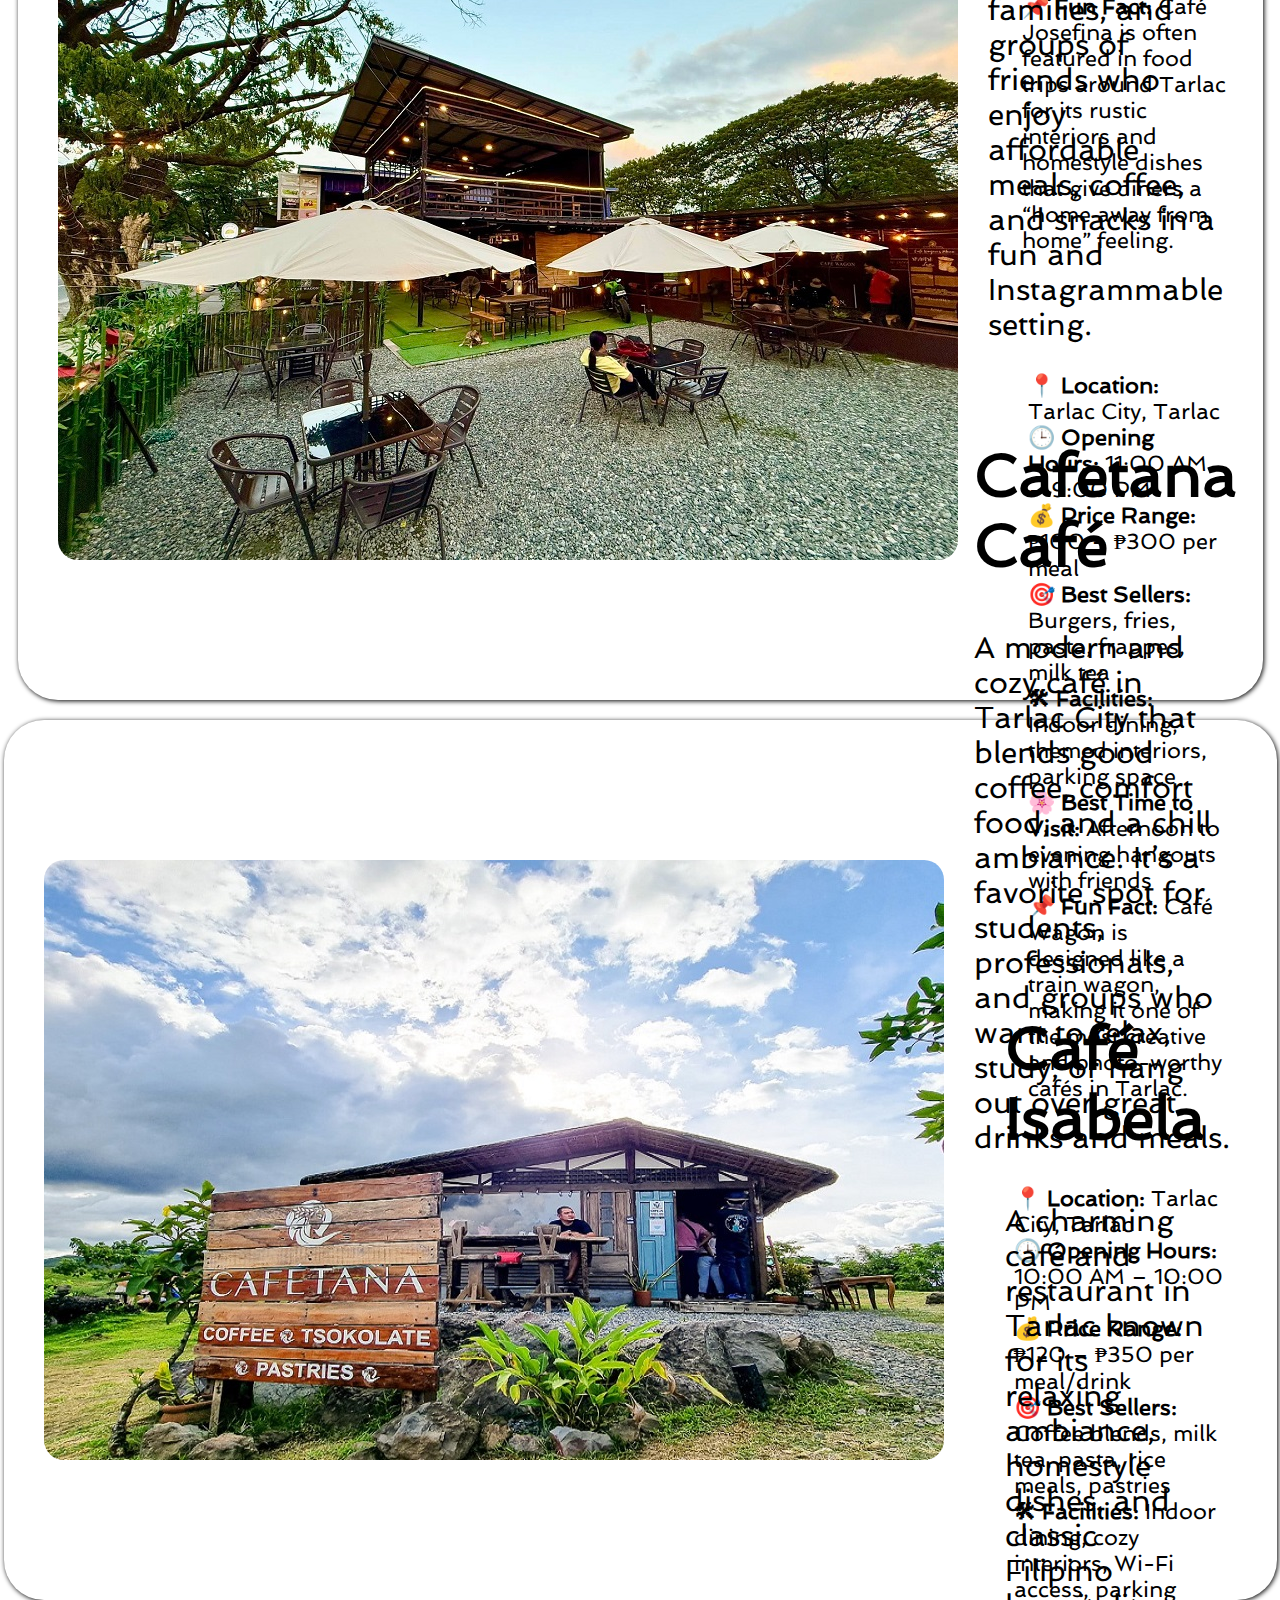
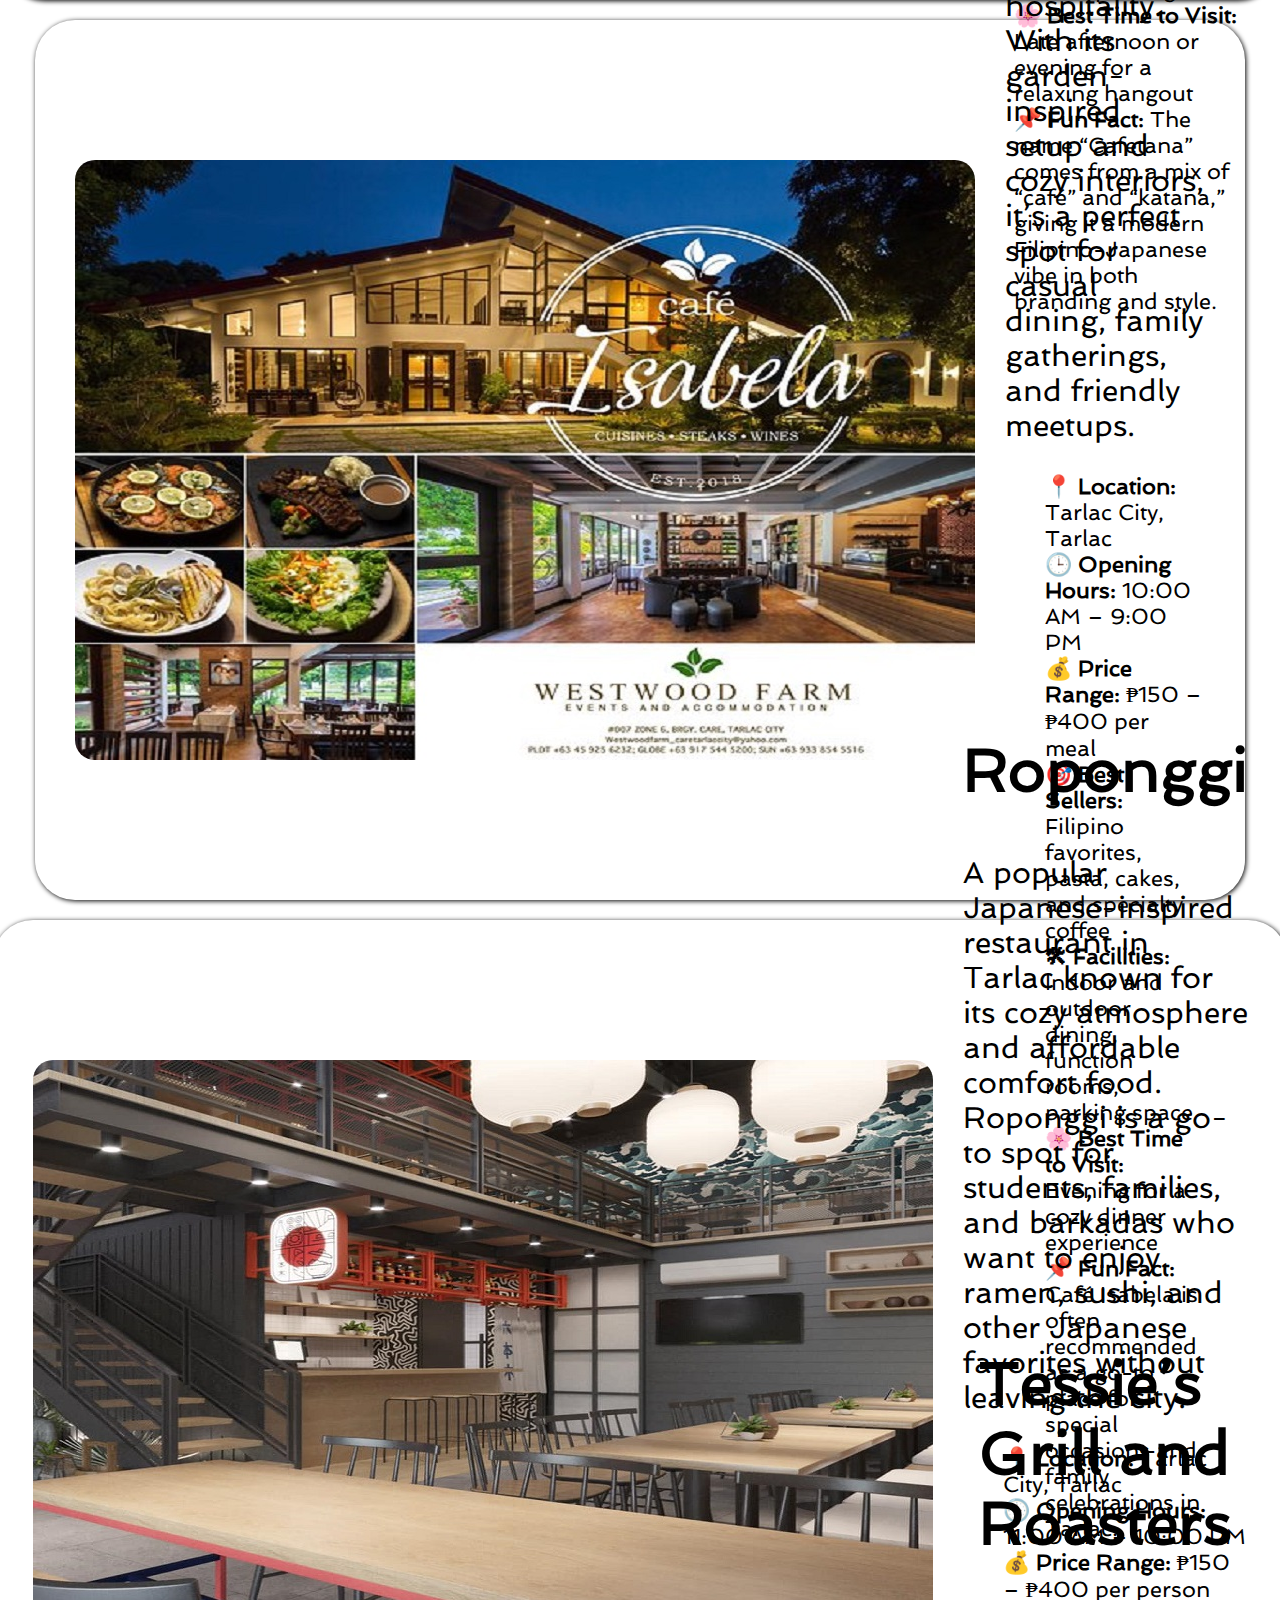
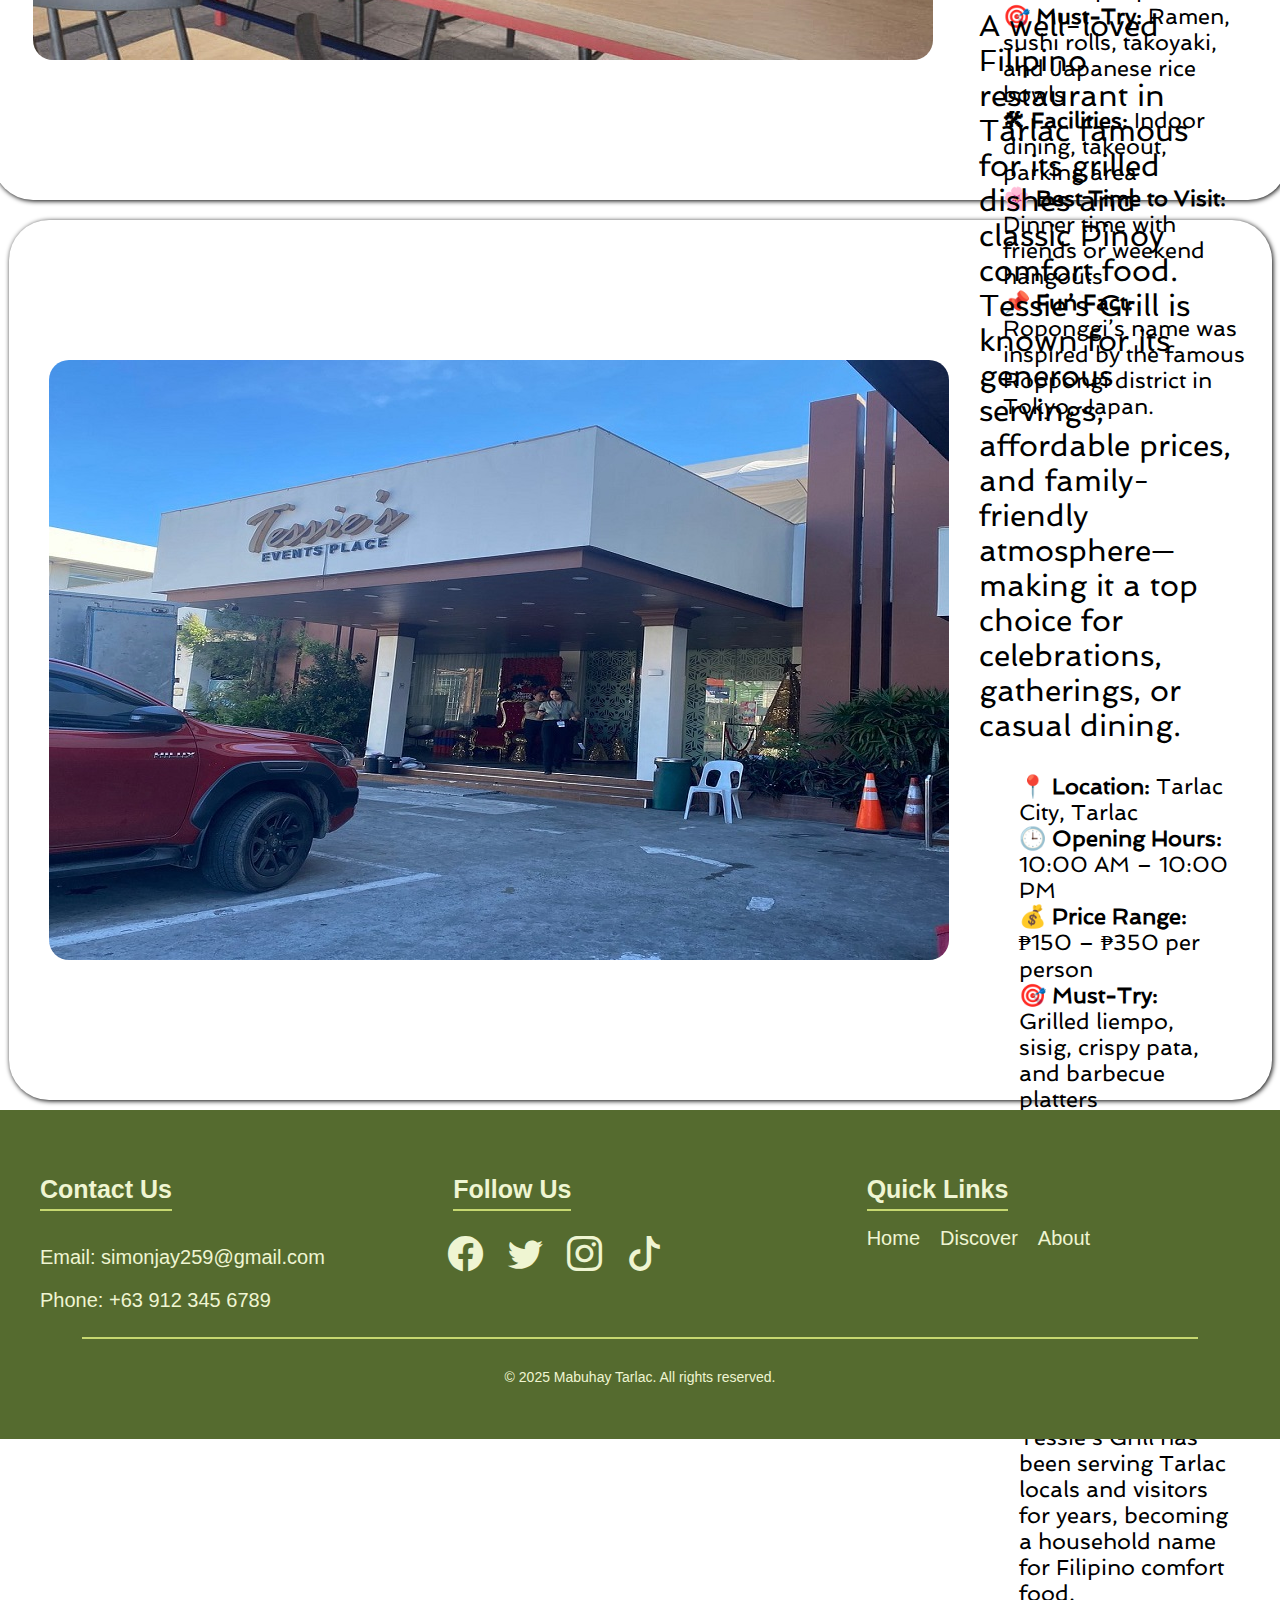
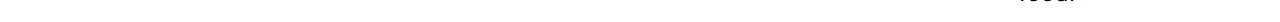
<file: src/html/Restaurant.html>
<html lang="en">

<head>
    <meta charset="UTF-8">
    <meta name="viewport" content="width=device-width, initial-scale=1.0">
    <title>Discover Tarlac</title>
    <link rel="icon" href="../img/discoverTarlac-modified.png" type="image/png">
    <link rel="stylesheet" href="../css/Categories.css">
    <link rel="stylesheet" href="../css/tourist.css">
    <link rel="stylesheet" href="https://cdn.jsdelivr.net/npm/bootstrap-icons@1.13.1/font/bootstrap-icons.min.css">
   <link rel="preconnect" href="https://fonts.googleapis.com">
    <link rel="preconnect" href="https://fonts.gstatic.com" crossorigin>
    <link href="https://fonts.googleapis.com/css2?family=Roboto:ital,wght@0,100..900;1,100..900&family=Spinnaker&display=swap" rel="stylesheet">
</head>


<body>
    <!--  Header Section  -->
    <header>
        <nav class="navbar">
            <div class="logo">
                <img src="../img/discoverTarlac.png" alt="">
                <h2>Discover Tarlac</h2>
            </div>

            <ul class="navlinks">
                <li><a href="../index.html">Home</a></li>
                <li> <a href="../html/Discover.html" class="active">Discover</a></li>
                <li> <a href="../html/AboutUs.html">About</a></li>
            </ul>
        </nav>

        </nav>
    </header>
    <!--  End Header Section  -->



    <!-- Main Section -->
    <main>
        <section class="intro-restaurants">
                <div class="blur"></div>
                <h1>Discover Tarlac: Cafés and Restaurants</h1>
                <p>Tarlac is not just about history and nature — it’s also home to cozy cafés and delightful 
                    restaurants that offer a taste of local flavors and international dishes. Whether you’re 
                    looking for a place to chill with friends over coffee or enjoy a hearty meal with family, 
                    Tarlac’s food spots have something for everyone.</p>
        </section>

        <section class="tourist-spot">
            <div class="spot-card">
                <div class="spot-image">
                    <img src="../img/josefina.jpg">
                </div>
                 <!-- Content -->
                <div class="spot-info">
                    <h2>Café Josefina</h2>
                    <p class="spot-desc">
                        A well-loved café and restaurant in Tarlac that combines a cozy atmosphere with Filipino and 
                        international comfort food. Known for its relaxing garden-inspired ambiance, it’s a popular spot 
                        for families, friends, and travelers looking for good food and a homey dining experience.
                    </p>

                    <ul class="spot-details">
                        <li><strong>📍 Location:</strong> San Jose, Tarlac</li>
                        <li><strong>🕒 Opening Hours:</strong> 10:00 AM – 9:00 PM</li>
                        <li><strong>💰 Price Range:</strong> ₱150 – ₱400 per meal</li>
                        <li><strong>🎯 Best Sellers:</strong> Pasta, grilled dishes, native delicacies, coffee blends</li>
                        <li><strong>🛠 Facilities:</strong> Indoor and outdoor dining, function area, parking space</li>
                        <li><strong>🌸 Best Time to Visit:</strong> Late afternoon to evening for a cozy dining vibe</li>
                        <li><strong>📌 Fun Fact:</strong> Café Josefina is often featured in food trips around Tarlac for 
                        its rustic interiors and homestyle dishes that give diners a “home away from home” feeling.</li>
                    </ul>
                </div>
            </div>
            
        </section>

        <section class="tourist-spot">
            <div class="spot-card">
                <div class="spot-image">
                    <img src="../img/wagon.jpg">
                </div>
            <!-- Content -->
                <div class="spot-info">
                    <h2>Café Wagon</h2>
                    <p class="spot-desc">
                        A unique train-themed café in Tarlac City that stands out with its creative interiors and 
                        cozy atmosphere. It’s a go-to place for students, families, and groups of friends who enjoy 
                        affordable meals, coffee, and snacks in a fun and Instagrammable setting.
                    </p>

                    <ul class="spot-details">
                        <li><strong>📍 Location:</strong> Tarlac City, Tarlac</li>
                        <li><strong>🕒 Opening Hours:</strong> 11:00 AM – 9:00 PM</li>
                        <li><strong>💰 Price Range:</strong> ₱100 – ₱300 per meal</li>
                        <li><strong>🎯 Best Sellers:</strong> Burgers, fries, pasta, frappes, milk tea</li>
                        <li><strong>🛠 Facilities:</strong> Indoor dining, themed interiors, parking space</li>
                        <li><strong>🌸 Best Time to Visit:</strong> Afternoon to evening hangouts with friends</li>
                        <li><strong>📌 Fun Fact:</strong> Café Wagon is designed like a train wagon, making it one 
                        of the most creative and photo-worthy cafés in Tarlac.</li>
                    </ul>
                </div>
            </div>
        </section>

        
        <section class="tourist-spot">
            <div class="spot-card">
                <div class="spot-image">
                    <img src="../img/cafetana.jpg">
                </div>
            <!-- Content -->
                <div class="spot-info">
                    <h2>Cafetana Café</h2>
                    <p class="spot-desc">
                        A modern and cozy café in Tarlac City that blends good coffee, comfort food, and a chill 
                        ambiance. It’s a favorite spot for students, professionals, and groups who want to relax, 
                        study, or hang out over great drinks and meals.
                    </p>

                    <ul class="spot-details">
                        <li><strong>📍 Location:</strong> Tarlac City, Tarlac</li>
                        <li><strong>🕒 Opening Hours:</strong> 10:00 AM – 10:00 PM</li>
                        <li><strong>💰 Price Range:</strong> ₱120 – ₱350 per meal/drink</li>
                        <li><strong>🎯 Best Sellers:</strong> Coffee blends, milk tea, pasta, rice meals, pastries</li>
                        <li><strong>🛠 Facilities:</strong> Indoor dining, cozy interiors, Wi-Fi access, parking</li>
                        <li><strong>🌸 Best Time to Visit:</strong> Late afternoon or evening for a relaxing hangout</li>
                        <li><strong>📌 Fun Fact:</strong> The name “Cafetana” comes from a mix of “café” and 
                        “katana,” giving it a modern Filipino-Japanese vibe in both branding and style.</li>
                    </ul>
                </div>
            </div>
        </section>

          
        <section class="tourist-spot">
            <div class="spot-card">
                <div class="spot-image">
                    <img src="../img/cafe-isabela.jpg">
                </div>
            <!-- Content -->
                <div class="spot-info">
                    <h2>Café Isabela</h2>
                    <p class="spot-desc">
                        A charming café and restaurant in Tarlac known for its relaxing ambiance, homestyle dishes, 
                        and classic Filipino hospitality. With its garden-inspired setup and cozy interiors, it’s a 
                        perfect spot for casual dining, family gatherings, and friendly meetups.
                    </p>

                    <ul class="spot-details">
                        <li><strong>📍 Location:</strong> Tarlac City, Tarlac</li>
                        <li><strong>🕒 Opening Hours:</strong> 10:00 AM – 9:00 PM</li>
                        <li><strong>💰 Price Range:</strong> ₱150 – ₱400 per meal</li>
                        <li><strong>🎯 Best Sellers:</strong> Filipino favorites, pasta, cakes, and specialty coffee</li>
                        <li><strong>🛠 Facilities:</strong> Indoor and outdoor dining, function rooms, parking space</li>
                        <li><strong>🌸 Best Time to Visit:</strong> Evening for a cozy dinner experience</li>
                        <li><strong>📌 Fun Fact:</strong> Café Isabela is often recommended as a go-to place for 
                        special occasions and family celebrations in Tarlac.</li>
                    </ul>
                </div>
            </div>
        </section>

         <section class="tourist-spot">
            <div class="spot-card">
                <div class="spot-image">
                    <img src="../img/roppongi.jpg">
                </div>
            <!-- Content -->
                <div class="spot-info">
                    <h2>Roponggi</h2>
                    <p class="spot-desc">
                        A popular Japanese-inspired restaurant in Tarlac known for its cozy atmosphere and affordable comfort food. 
                        Roponggi is a go-to spot for students, families, and barkadas who want to enjoy ramen, sushi, and other 
                        Japanese favorites without leaving the city.
                    </p>

                    <ul class="spot-details">
                        <li><strong>📍 Location:</strong> Tarlac City, Tarlac</li>
                        <li><strong>🕒 Opening Hours:</strong> 11:00 AM – 10:00 PM</li>
                        <li><strong>💰 Price Range:</strong> ₱150 – ₱400 per person</li>
                        <li><strong>🎯 Must-Try:</strong> Ramen, sushi rolls, takoyaki, and Japanese rice bowls</li>
                        <li><strong>🛠 Facilities:</strong> Indoor dining, takeout, parking area</li>
                        <li><strong>🌸 Best Time to Visit:</strong> Dinner time with friends or weekend hangouts</li>
                        <li><strong>📌 Fun Fact:</strong> Roponggi’s name was inspired by the famous Roppongi district in Tokyo, Japan.</li>
                    </ul>
                </div>
            </div>
        </section>

         <section class="tourist-spot">
            <div class="spot-card">
                <div class="spot-image">
                    <img src="../img/tessie.jpg">
                </div>
            <!-- Content -->
                <div class="spot-info">
                    <h2>Tessie’s Grill and Roasters</h2>
                    <p class="spot-desc">
                        A well-loved Filipino restaurant in Tarlac famous for its grilled dishes and classic Pinoy comfort food. 
                        Tessie’s Grill is known for its generous servings, affordable prices, and family-friendly atmosphere—making 
                        it a top choice for celebrations, gatherings, or casual dining.
                    </p>

                    <ul class="spot-details">
                        <li><strong>📍 Location:</strong> Tarlac City, Tarlac</li>
                        <li><strong>🕒 Opening Hours:</strong> 10:00 AM – 10:00 PM</li>
                        <li><strong>💰 Price Range:</strong> ₱150 – ₱350 per person</li>
                        <li><strong>🎯 Must-Try:</strong> Grilled liempo, sisig, crispy pata, and barbecue platters</li>
                        <li><strong>🛠 Facilities:</strong> Spacious indoor dining, air-conditioned rooms, parking area</li>
                        <li><strong>🌸 Best Time to Visit:</strong> Lunch and dinner, especially during family gatherings or group outings</li>
                        <li><strong>📌 Fun Fact:</strong> Tessie’s Grill has been serving Tarlac locals and visitors for years, becoming a household name for Filipino comfort food.</li>
                    </ul>
                </div>
            </div>
        </section>

    </main>
    <!-- End Main Section -->




    <!--Footer Section -->
    <footer>
        <div class="footer-container">
            <div>
                <h3>Contact Us</h3>
                <p>Email: simonjay259@gmail.com</p>
                <p>Phone: +63 912 345 6789</p>
            </div>

            <div>
                <h3>Follow Us</h3>
                <div class="social-icons">
                    <a href="https://www.facebook.com/" aria-label="Facebook"><i class="bi bi-facebook"></i></a>
                    <a href="https://x.com/" aria-label="Twitter"><i class="bi bi-twitter"></i></a>
                    <a href="https://www.instagram.com/" aria-label="Instagram"><i class="bi bi-instagram"></i></a>
                    <a href="https://www.tiktok.com/explore" aria-label="Tiktok"><i class="bi bi-tiktok"></i></a>
                </div>

            </div>

            <div>
                <h3>Quick Links</h3>
                <ul>
                <li><a href="../index.html">Home</a></li>
                <li> <a href="../html/Discover.html">Discover</a></li>
                <li> <a href="../html/AboutUs.html">About</a></li>
                </ul>
            </div>
        </div>

        <div class="divider"></div>
        <p class="copyright">&copy; 2025 Mabuhay Tarlac. All rights reserved.</p>
    </footer>

    <!--End Footer Section -->

</body>


</html>
</file>
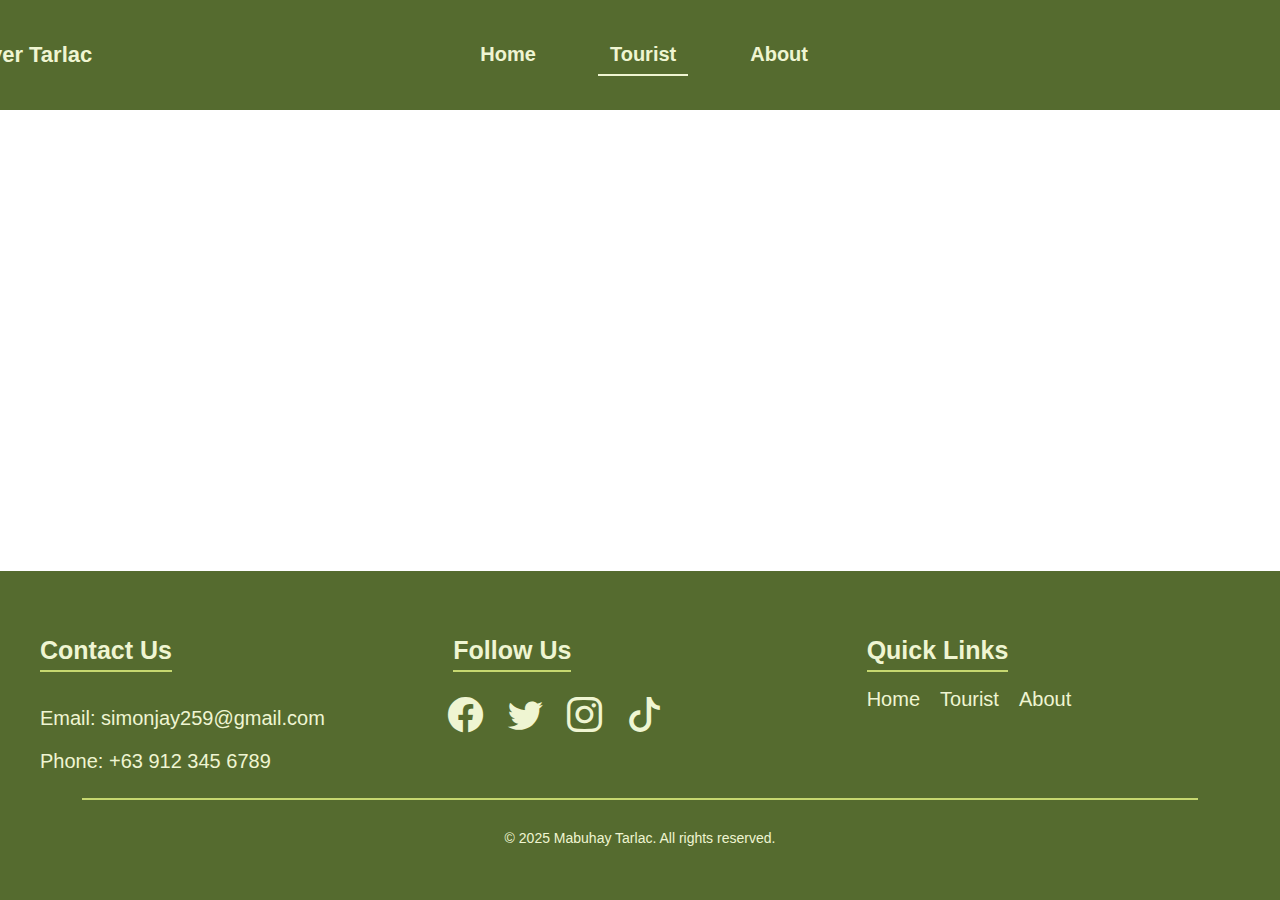
<file: src/html/Tourist.html>
<html lang="en">

<head>
    <meta charset="UTF-8">
    <meta name="viewport" content="width=device-width, initial-scale=1.0">
    <title>Home Page</title>

    <link rel="stylesheet" href="../css/tourist.css">
    <link rel="stylesheet" href="https://cdn.jsdelivr.net/npm/bootstrap-icons@1.13.1/font/bootstrap-icons.min.css">
</head>


<body>
    <!--  Header Section  -->
    <header>
        <nav class="navbar">
            <div class="logo">
                <img src="../img/discoverTarlac.png" alt="">
                <h2>Discover Tarlac</h2>
            </div>

            <ul class="navlinks">
                <li><a href="../index.html">Home</a></li>
                <li> <a href="Tourist.html" class="active">Tourist</a></li>
                <li> <a href="AboutUs.html">About</a></li>
            </ul>
        </nav>

        </nav>
    </header>
    <!--  End Header Section  -->



    <!-- Main Section -->
    <main>
        <section class="background">
            <div class="church"></div>
            <div class="cafe"></div>
            <div class="nature"></div>
            <div class="food"></div>
        </section>

    </main>
    <!-- End Main Section -->



    <!--Footer Section -->
    <footer>
        <div class="footer-container">
            <div>
                <h3>Contact Us</h3>
                <p>Email: simonjay259@gmail.com</p>
                <p>Phone: +63 912 345 6789</p>
            </div>

            <div>
                <h3>Follow Us</h3>
                <div class="social-icons">
                    <a href="https://www.facebook.com/" aria-label="Facebook"><i class="bi bi-facebook"></i></a>
                    <a href="https://x.com/" aria-label="Twitter"><i class="bi bi-twitter"></i></a>
                    <a href="https://www.instagram.com/" aria-label="Instagram"><i class="bi bi-instagram"></i></a>
                    <a href="https://www.tiktok.com/explore" aria-label="Tiktok"><i class="bi bi-tiktok"></i></a>
                </div>

            </div>

            <div>
                <h3>Quick Links</h3>
                <ul>
                    <li><a href="">Home</a></li>
                    <li><a href="#">Tourist</a></li>
                    <li><a href="#">About</a></li>
                </ul>
            </div>
        </div>

        <div class="divider"></div>
        <p class="copyright">&copy; 2025 Mabuhay Tarlac. All rights reserved.</p>
    </footer>

    <!--End Footer Section -->

</body>


</html>
</file>
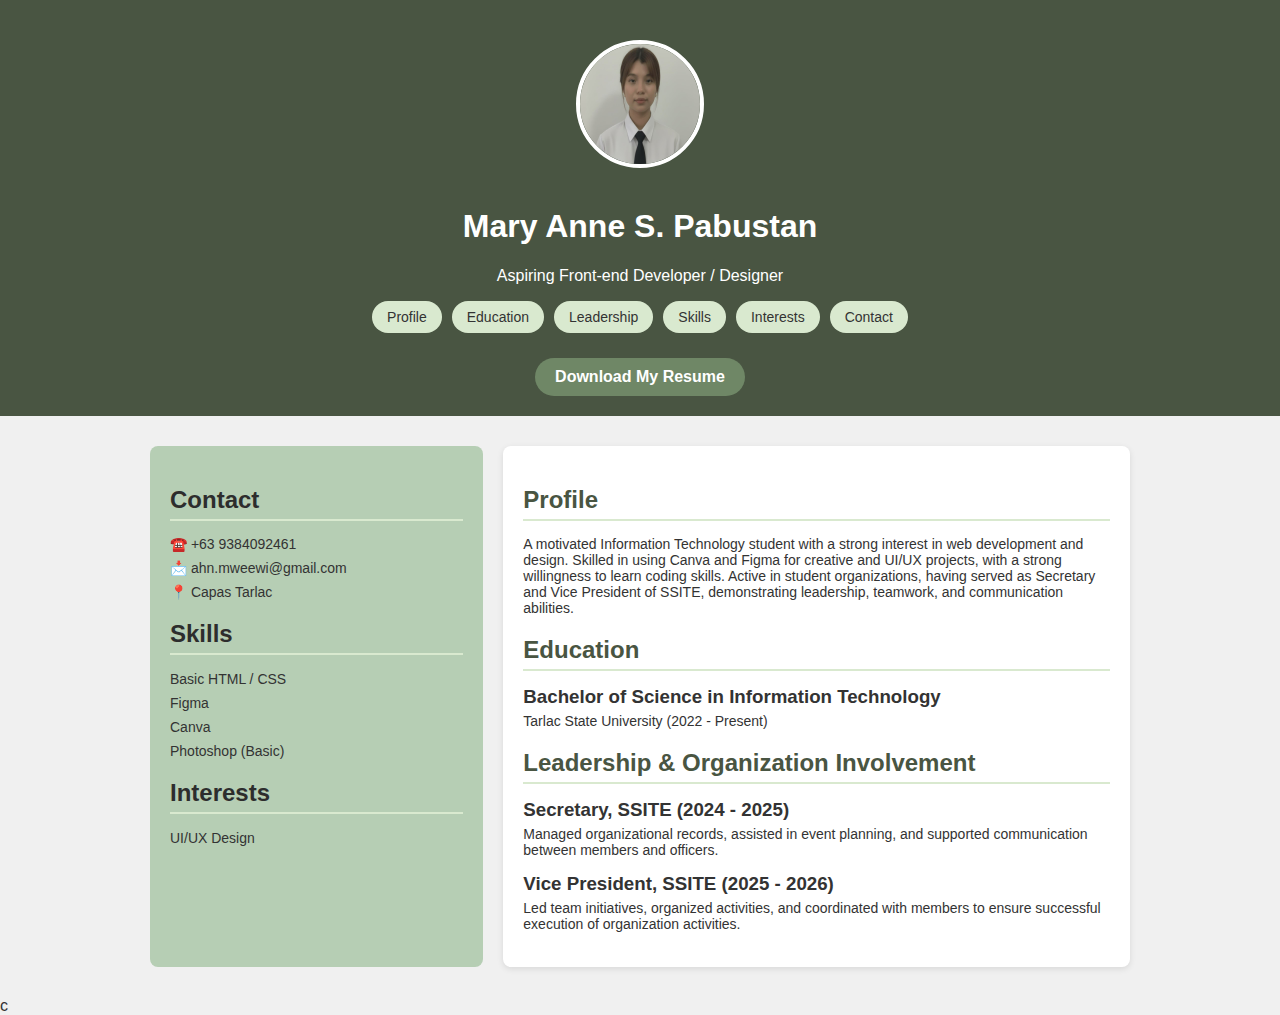
<file: src/portfolio/anne/html/anne.html>
<!DOCTYPE html>
<html lang="en">
<head>
  <meta charset="UTF-8">
  <meta name="viewport" content="width=device-width, initial-scale=1.0">
  <title>My Resume Portfolio</title>
  <link rel="stylesheet" href="../css/anne.css">
</head>
<body>

<header>
  <img src="../../../img/haha.jpg" alt="My Picture">
  <h1>Mary Anne S. Pabustan</h1>
  <p>Aspiring Front-end Developer / Designer</p>

  <nav>
    <a href="#profile">Profile</a>
    <a href="#education">Education</a>
    <a href="#leadership">Leadership</a>
    <a href="#skills">Skills</a>
    <a href="#interests">Interests</a>
    <a href="#contact">Contact</a>
  </nav>

  <a href="../Ahhn.pdf" download class="download-btn">Download My Resume</a>
</header>

<div class="container">
  <aside class="sidebar">
    <h2 id="contact">Contact</h2>
    <p>☎️ +63 9384092461</p>
    <p>📩 ahn.mweewi@gmail.com</p>
    <p>📍 Capas Tarlac</p>

    <h2 id="skills">Skills</h2>
    <ul>
      <li>Basic HTML / CSS</li>
      <li>Figma</li>
      <li>Canva</li>
      <li>Photoshop (Basic)</li>
    </ul>

    <h2 id="interests">Interests</h2>
    <ul>
      <li>UI/UX Design</li>
    </ul>
  </aside>

  <section class="content">
    <h2 id="profile">Profile</h2>
    <p>
      A motivated Information Technology student with a strong interest in web development and design. 
      Skilled in using Canva and Figma for creative and UI/UX projects, with a strong willingness to learn coding skills.
      Active in student organizations, having served as Secretary and Vice President of SSITE, demonstrating leadership, teamwork, and communication abilities.
    </p>

    <h2 id="education">Education</h2>
    <h3>Bachelor of Science in Information Technology</h3>
    <p>Tarlac State University (2022 - Present)</p>

    <h2 id="leadership">Leadership & Organization Involvement</h2>
    <h3>Secretary, SSITE (2024 - 2025)</h3>
    <p>Managed organizational records, assisted in event planning, and supported communication between members and officers.</p>

    <h3>Vice President, SSITE (2025 - 2026)</h3>
    <p>Led team initiatives, organized activities, and coordinated with members to ensure successful execution of organization activities.</p>
  </section>
</div>

<script type="module" src="../js/anne.js"></script>c


</body>
</html>
</file>
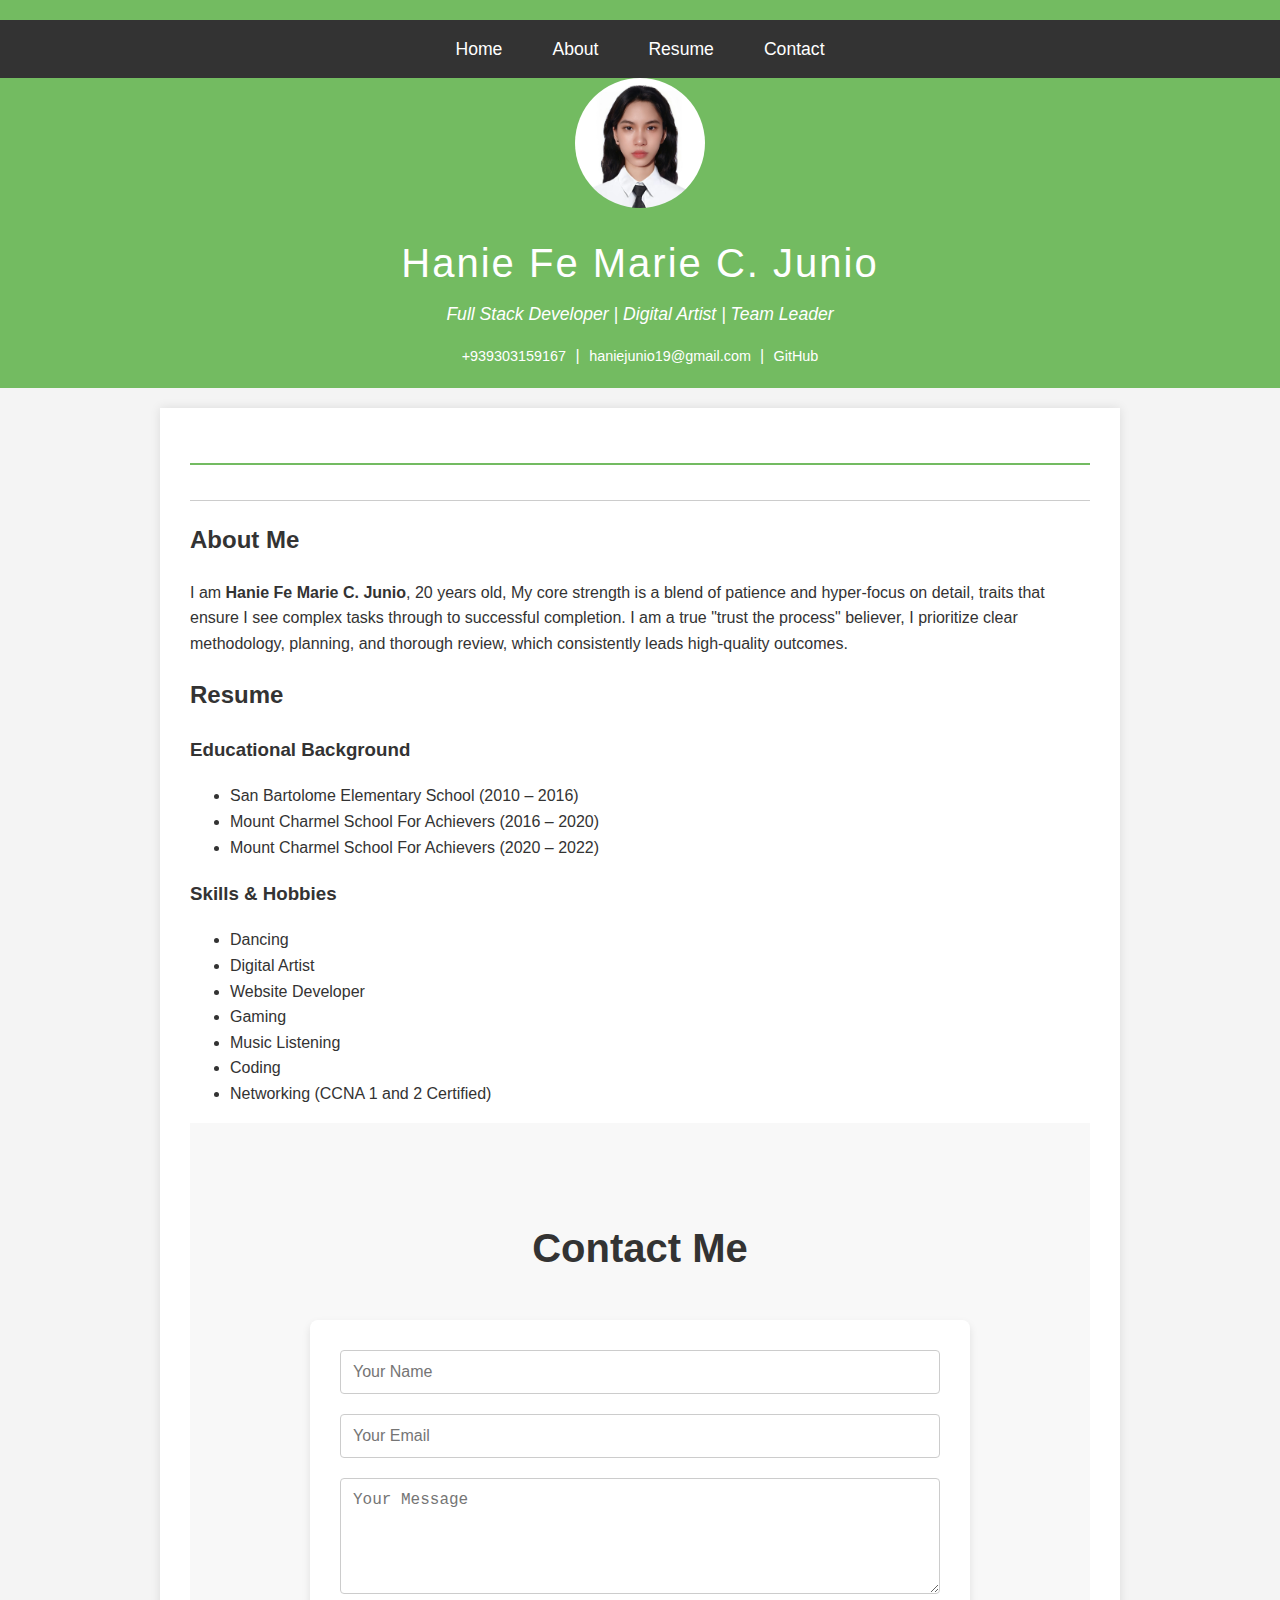
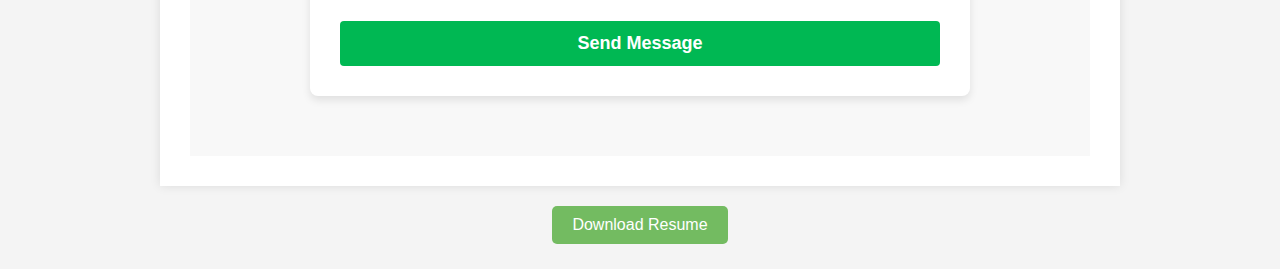
<file: src/portfolio/hanie/html/hanie.html>
<!DOCTYPE html>
<html lang="en">

<head>
    <meta charset="UTF-8">
    <meta name="viewport" content="width=device-width, initial-scale=1.0">
    <title>Hanie Fe Marie C. Junio - Professional Resume</title>
    <link rel="stylesheet" href="../css/hanie.css">
</head>

<body>
    <header class="header">
        <nav>
            <ul>
                <li><a href="#home">Home</a></li>
                <li><a href="#section-summary">About</a></li>
                <li><a href="#section-Background">Resume</a></li>
                <li><a href="#contact">Contact</a></li>
            </ul>
        </nav >
        <img src="../../../img/hanie.jpg" alt="Hanie Fe Junio">
        <h1>Hanie Fe Marie C. Junio</h1>
        <p class="tagline">Full Stack Developer | Digital Artist | Team Leader</p>
        <div class="contact-info" id="home">
            <span>+939303159167</span> |
            <span>haniejunio19@gmail.com </span> |
            <a href="https://github.com/hfmjunio" target="_blank">GitHub</a>
        </div>
    </header>

    <main class="container">
        <section class="section summary">
            <h2></h2>
        </section>

        <section id="section-summary">
            <h2>About Me</h2>
            <p>I am <strong>Hanie Fe Marie C. Junio</strong>, 20 years old, My core strength is a blend of patience and
                hyper-focus on detail, traits that ensure I see complex tasks through to successful completion.
                I am a true "trust the process" believer, I prioritize clear methodology, planning, and thorough review,
                which consistently leads high-quality outcomes.</p>
        </section>


        <section id="section-Background">
            <h2>Resume</h2>
            <div class="card">
                <h3>Educational Background</h3>
                <ul>
                    <li>San Bartolome Elementary School (2010 – 2016)</li>
                    <li>Mount Charmel School For Achievers (2016 – 2020)</li>
                    <li>Mount Charmel School For Achievers (2020 – 2022)</li>
                </ul>
            </div>

            <div class="card">
                <h3>Skills & Hobbies</h3>
                <ul class="skills">
                    <li>Dancing</li>
                    <li>Digital Artist</li>
                    <li>Website Developer</li>
                    <li>Gaming</li>
                    <li>Music Listening</li>
                    <li>Coding</li>
                    <li>Networking (CCNA 1 and 2 Certified)</li>
                </ul>
            </div>


            <section id="contact">
                <h2>Contact Me</h2>
                <form onsubmit="sendMessage(event)">
                    <input type="text" id="name" placeholder="Your Name" required>
                    <input type="email" id="email" placeholder="Your Email" required>
                    <textarea id="message" rows="5" placeholder="Your Message" required></textarea>
                    <button type="submit">Send Message</button>
                </form>
            </section>
    </main>

    <a href="../hanie.pdf" download="Hanie_Fe_Resume.pdf"  ><button id="printButton">Download Resume</button></a>

    <script src="../js/hanie.js"></script>
</body>

</html>
</file>
<file: src/css/about.css>
html,
body {
    height: 100%;
    width: auto;
    margin: 0;
    display: flex;
    flex-direction: column;
    font-family: 'Poppins', sans-serif;
}

a {
    text-decoration: none;
}

ul {
    list-style: none;
}

/* ===== Header ===== */
header {
    width: 100%;
    background-color: #556B2F;
    color: #EFF5D2;
    position: sticky;
    top: 0;
    left: 0;
    z-index: 1000;
}

header .navbar {
    display: flex;
    align-items: center;
    justify-content: space-between;
    max-width: 1200px;
    margin: 0 auto;
    padding: 15px 20px;
}

/* Logo and Name */
header .logo {
    display: flex;
    flex-direction: row;
    gap: 10px;
    justify-content: center;
    align-items: center;
    transform: translateX(-200px);
}

header .logo h2 {
    font-size: 22px;
    font-weight: 600;
}

header .logo img {
    height: 80px;
    width: auto;
    border-radius: 100%;
}

/* Nav links (desktop) */
header .navlinks {
    display: flex;
    gap: 50px;
    flex-direction: row;
    transform: translateX(-420px);
}

header .navlinks a {
    font-weight: 600;
    font-size: 20px;
    padding: 8px 12px;
    transition: 0.3s;
    display: inline-block;
    color: #EFF5D2;
}

header .navlinks a:hover {
    background-color: #EFF5D2;
    color: #556B2F;
    border-radius: 8px;
}

header .navlinks a.active {
    border-bottom: 2px solid #EFF5D2;
}

/* ===== Main ===== */
main {
    flex: 1;
    display: flex;
    flex-direction: column;
    position: relative;
}

main::before {
    content: "";
    position: absolute;
    inset: 0;
    background-image: url('../img/bg4.png');
    background-size: cover;
    background-position: center;
    background-repeat: no-repeat;
    filter: blur(7px);         
    z-index: -1;
}

main::after {
    content: "";
    position: absolute;
    inset: 0;
    background: rgba(0, 71, 39, 0.2);
    z-index: -2;
}



/* Main container */
.container {
    max-width: 1200px;
    margin: 14px auto 60px;
    /* push down from header */
    padding: 20px;
    text-align: center;
}

/* About section */
.about h1 {
    font-size: 42px;
    margin-bottom: 10px;
    color: #EFF5D2;
}

.about p {
    font-size: 22px;
    color: #EFF5D2;
    margin-bottom: 50px;
}

.team-grid {
    display: grid;
    grid-template-columns: repeat(3, 1fr);
    gap: 40px;
    padding: 0 20px;
    justify-items: center;
}

.team-grid .card:nth-child(4) {
    grid-column: 1 / 2;
    position: relative;
    left: 200px;
}

.team-grid .card:nth-child(5) {
    grid-column: 3 / 3;
    position: relative;
    left: -200px;


}



/* Team card */
.card {
    background: #EFF5D2;
    border-radius: 12px;
    padding: 25px;
    box-shadow: 0 6px 15px rgba(0, 0, 0, 0.1);
    text-align: center;
    transition: transform 0.3s ease, box-shadow 0.3s ease;
}

.card:hover {
    transform: translateY(-8px);
    box-shadow: 0 10px 20px rgba(0, 0, 0, 0.15);
}

.card img {
    width: 130px;
    height: 130px;
    object-fit: cover;
    border-radius: 50%;
    margin-bottom: 15px;
}

/* Text inside card */
.card h3 {
    font-size: 22px;
    margin-bottom: 5px;
    color: #222;
}

.card .role {
    font-size: 16px;
    color: #556B2F;
    font-weight: bold;
    margin-bottom: 15px;
}

.card .desc {
    font-size: 15px;
    color: #555;
    margin-bottom: 20px;
    min-height: 40px;
}

/* Social icons */
.card .socials a i {
    font-size: 30px;
    /* make icons larger */
    color: #424242;
    /* default gray color */
    margin: 0 10px;
    transition: 0.3s;
    cursor: pointer;
}

.card .socials a i:hover {
    color: #ff5733;
    transform: scale(1.2);
}

/* See more link */
.card .see-more {
    display: inline-block;
    margin-top: 15px;
    font-size: 14px;
    font-weight: 600;
    color: #8FA31E;
    text-decoration: none;
    transition: 0.3s;
}

.card .see-more:hover {
    color: #e04e2b;
    text-decoration: underline;
}

/* ===== Footer ===== */
footer {
    background-color: #556B2F;
    color: #EFF5D2;
    padding: 40px 20px;
}

footer .footer-container {
    display: flex;
    justify-content: space-between;
    flex-wrap: wrap;
    max-width: 1200px;
    margin: 0 auto;
    text-align: left;
    gap: 40px;
}

footer .footer-container div {
    flex: 1 1 250px;
}

footer h3 {
    margin-bottom: 15px;
    font-size: 25px;
    border-bottom: 2px solid #C6D870;
    display: inline-block;
    padding-bottom: 5px;
}

footer p,
footer li,
footer a {
    font-size: 20px;
    color: #EFF5D2;
}

footer ul {
    padding: 0;
    transform: translateY(-15px);
    display: flex;
    flex-direction: row;
    gap: 20px;
}

footer ul li {
    margin-bottom: 6px;
}

footer ul li a:hover {
    color: #C6D870;
}

footer .social-icons {
    margin-top: 10px;
    transform: translateX(-15px);
}

.socials a i,
footer .social-icons a i {
    font-size: 35px;
    color: #EFF5D2;
    margin: 0 10px;
    transition: 0.3s;
    cursor: pointer;
}

.socials a i:hover,
footer .social-icons a i:hover {
    color: #C6D870;
}

footer .divider {
    margin: 5px auto;
    width: 90%;
    border-top: solid #C6D870 2px;
    display: flex;
    justify-content: center;
    align-items: center;
}

footer .copyright {
    text-align: center;
    margin-top: 30px;
    font-size: 14px;
    color: #EFF5D2;
}
</file>
<file: src/css/Categories.css>
img{
    border-radius: 20px;
}
.intro-parks{
    display: flex;
    flex-direction: column;
    max-height: 30vh;
    justify-content: center;
    align-items: center;
    text-align: center;
    padding: 30px 400px 100px 400px;
    background-color: #8FA31E;
    color: white;
    background-image: url('../img/park.jpg');
    background-repeat: no-repeat;
    background-size: cover;
    background-position: center;
    position: relative;
    font-family: Spinnaker;

}

.intro-nature{
    display: flex;
    flex-direction: column;
    max-height: 30vh;
    justify-content: center;
    align-items: center;
    text-align: center;
    padding: 30px 400px 100px 400px;
    background-color: #8FA31E;
    color: white;
    background-image: url('../img/nature.png');
    background-repeat: no-repeat;
    background-size: cover;
    background-position: center;
    position: relative;
    font-family: Spinnaker;
}

.intro-restaurants{
    display: flex;
    flex-direction: column;
    max-height: 30vh;
    justify-content: center;
    align-items: center;
    text-align: center;
    padding: 30px 400px 100px 400px;
    background-color: #8FA31E;
    color: white;
    background-image: url('../img/restaurant.jpg');
    background-repeat: no-repeat;
    background-size: cover;
    background-position: center;
    position: relative;
    font-family: Spinnaker;
}


.intro-church{
    display: flex;
    flex-direction: column;
    max-height: 30vh;
    justify-content: center;
    align-items: center;
    text-align: center;
    padding: 30px 400px 100px 400px;
    background-color: #8FA31E;
    color: white;
    background-image: url('../img/church.png');
    background-repeat: no-repeat;
    background-size: cover;
    background-position: center;
    position: relative;
    font-family: Spinnaker;
}

.blur{
    backdrop-filter: blur(4px);
    position: absolute;
    width: 100%;
    height: calc(100% + 75px);
    z-index: 1;
}

.intro-parks h1, .intro-nature h1, .intro-restaurants h1, .intro-church h1{
     text-shadow: 2px 2px 6px rgba(0,0,0,0.8);
     margin-top: 80px;
     margin-bottom: 0px;
     font-size: 70px;
     z-index: 3;
}

.intro-parks p, .intro-nature p, .intro-restaurants p, .intro-church p {
    font-size: 30px;
    z-index: 3;
    text-shadow: 2px 2px 6px rgba(0,0,0,0.9);
    margin-top: 0px;
}

.tourist-spot{
    display: flex;
    align-items: center;
    justify-content: center;
    max-height: 50rem;
    display: flex;
    padding: 50px;
    font-family: Spinnaker;
}

.spot-card{
    display: flex;
    align-items: center;
    justify-content: center;
    padding: 40px;
    gap: 30px;
    max-height: 800px;
    border-radius: 40px;
    box-shadow: 1px 1px 5px rgb(0, 0, 0);
}

.spot-card h2{
    font-size: 60px;
}

.spot-card p{
    font-size: 30px;
}

li{
    font-size: 22px;
}
</file>
<file: src/css/tourist.css>
html,
body {
    height: 100%;
    width: auto;
    margin: 0;
    display: flex;
    flex-direction: column;
    font-family: 'Poppins', sans-serif;
}

a {
    text-decoration: none;
}

ul {
    list-style: none;
}

/* ===== Header ===== */
header {
    width: 100%;
    background-color: #556B2F;
    color: #EFF5D2;
    position: sticky;
    top: 0;
    left: 0;
    z-index: 1000;
}

header .navbar {
    display: flex;
    align-items: center;
    justify-content: space-between;
    max-width: 1200px;
    margin: 0 auto;
    padding: 15px 20px;
}

/* Logo and Name */
header .logo {
    display: flex;
    flex-direction: row;
    gap: 10px;
    justify-content: center;
    align-items: center;
    transform: translateX(-200px);
}

header .logo h2 {
    font-size: 22px;
    font-weight: 600;
}

header .logo img {
    height: 80px;
    width: auto;
    border-radius: 100%;
}

/* Nav links (desktop) */
header .navlinks {
    display: flex;
    gap: 50px;
    flex-direction: row;
    transform: translateX(-420px);
}

header .navlinks a {
    font-weight: 600;
    font-size: 20px;
    padding: 8px 12px;
    transition: 0.3s;
    display: inline-block;
    color: #EFF5D2;
}

header .navlinks a:hover {
    background-color: #EFF5D2;
    color: #556B2F;
    border-radius: 8px;
}

header .navlinks a.active {
    border-bottom: 2px solid #EFF5D2;
}


/* Home Section */

main {
    flex: 1;
    display: flex;
    flex-direction: column;
}

.backgound {
    flex: 1;
    min-height: calc(100vh - 120px);
}




/* ===== Footer ===== */
footer {
    background-color: #556B2F;
    color: #EFF5D2;
    padding: 40px 20px;
}

footer .footer-container {
    display: flex;
    justify-content: space-between;
    flex-wrap: wrap;
    max-width: 1200px;
    margin: 0 auto;
    text-align: left;
    gap: 40px;
}

footer .footer-container div {
    flex: 1 1 250px;
}

footer h3 {
    margin-bottom: 15px;
    font-size: 25px;
    border-bottom: 2px solid #C6D870;
    display: inline-block;
    padding-bottom: 5px;
}

footer p,
footer li,
footer a {
    font-size: 20px;
    color: #EFF5D2;
}

footer ul {
    padding: 0;
    transform: translateY(-15px);
    display: flex;
    flex-direction: row;
    gap: 20px;
}

footer ul li {
    margin-bottom: 6px;
}

footer ul li a:hover {
    color: #C6D870;
}

footer .social-icons {
    margin-top: 10px;
    transform: translateX(-15px);
}

.socials a i,
footer .social-icons a i {
    font-size: 35px;
    color: #EFF5D2;
    margin: 0 10px;
    transition: 0.3s;
    cursor: pointer;
}

.socials a i:hover,
footer .social-icons a i:hover {
    color: #C6D870;
}

footer .divider {
    margin: 5px auto;
    width: 90%;
    border-top: solid #C6D870 2px;
    display: flex;
    justify-content: center;
    align-items: center;
}

footer .copyright {
    text-align: center;
    margin-top: 30px;
    font-size: 14px;
    color: #EFF5D2;
}
</file>
<file: src/portfolio/anne/css/anne.css>
:root {
  --dark-green: #495542;
  --medium-green: #b6ceb4;
  --light-green: #d9e9cf;
  --off-white: #f0f0f0;
  --accent: #6f8766;
}

body {
  font-family: Arial, sans-serif;
  margin: 0;
  padding: 0;
  background: var(--off-white);
  color: #333;
  scroll-behavior: smooth;
}

header {
  background: var(--dark-green);
  color: white;
  text-align: center;
  padding: 40px 20px 20px;
  position: relative;
}

header img {
  width: 120px;
  height: 120px;
  border-radius: 50%;
  margin-bottom: 15px;
  border: 4px solid white;
}

/* Navigation Buttons */
nav {
  display: flex;
  flex-wrap: wrap;
  justify-content: center;
  gap: 10px;
  margin-bottom: 15px;
}

nav a {
  text-decoration: none;
  background: var(--light-green);
  color: #333;
  padding: 8px 15px;
  border-radius: 20px;
  font-size: 14px;
  transition: transform 0.5s, background 0.5s, color 0.5s;
}

nav a:hover { 
  background: var(--accent); 
  color: white; 
}

nav a:active { 
  transform: scale(0.95); 
}

/* Download button */
.download-btn {
  display: inline-block;
  background: var(--accent);
  color: white;
  padding: 10px 20px;
  border-radius: 25px;
  text-decoration: none;
  font-weight: bold;
  transition: transform 0.2s, background 0.3s, color 0.3s;
  margin-top: 10px;
}

.download-btn:hover {
  background: var(--off-white);
  color: var(--accent);
  border: 2px solid var(--accent);
}

.download-btn:active { 
  transform: scale(0.95); 
}

.container {
  display: flex;
  flex-wrap: wrap;
  padding: 20px;
  max-width: 1000px;
  margin: auto;
}

.sidebar {
  flex: 1;
  min-width: 250px;
  background: var(--medium-green);
  color: #333;
  padding: 20px;
  border-radius: 8px;
  margin: 10px;
}

.sidebar h2 {
  border-bottom: 2px solid var(--light-green);
  padding-bottom: 5px;
  margin-bottom: 15px;
  color: #2d2d2d;
}

.sidebar p, 
.sidebar li { 
  font-size: 14px; 
  margin: 8px 0; 
}

.content {
  flex: 2;
  min-width: 300px;
  padding: 20px;
  margin: 10px;
  background: white; /* fixed: it was 'darkgr' before */
  border-radius: 8px;
  box-shadow: 0 2px 6px rgba(0,0,0,0.1);
}

.content h2 {
  color: var(--dark-green);
  border-bottom: 2px solid var(--light-green);
  padding-bottom: 5px;
  margin-bottom: 15px;
}

.content h3 { 
  margin: 10px 0 5px; 
}

.content p { 
  margin: 5px 0 15px; 
  font-size: 14px; 
}

ul { 
  list-style-type: none; 
  padding: 0; 
}
</file>
<file: src/portfolio/hanie/css/hanie.css>
/* Base Reset and Typography */
:root {
    --primary-color: #73bb61;
    --text-color: #333;
    --light-gray: #f4f4f4;
    --border-color: #ccc;
    --font-family: 'Helvetica Neue', Helvetica, Arial, sans-serif;
}

nav {
    width: 100%;
    background-color: #333;
}

nav ul {
    list-style: none;
    padding: 0;
    margin: 0;
    display: flex;
    justify-content: center;
}

nav ul li {
    margin: 0 15px;
}

nav ul li a {
    display: block;
    padding: 15px 10px;
    color: white;
    text-decoration: none;
    font-size: 1.1em;
    font-weight: 500;
    transition: color 0.3s, background-color 0.3s;
}

nav ul li a:hover,
nav ul li a:focus {
    color: #007bff;
}

@media (max-width: 600px) {
    nav ul {
        flex-direction: column;
        text-align: center;
    }
    
    nav ul li {
        margin: 0;
        border-bottom: 1px solid rgba(255, 255, 255, 0.1);
    }

    nav ul li:last-child {
        border-bottom: none;
    }
    
    nav ul li a {
        padding: 12px;
    }
}
body {
    font-family: var(--font-family);
    line-height: 1.6;
    margin: 0;
    padding: 0;
    color: var(--text-color);
    background-color: var(--light-gray);
    display: flex;
    flex-direction: column;
    align-items: center;
}

.container {
    width: 90%;
    max-width: 900px;
    margin: 20px auto;
    background-color: white;
    box-shadow: 0 0 10px rgba(0, 0, 0, 0.1);
    padding: 30px;
}

img {
    width: 130px;
    height: 130px;
    object-fit: cover;
    border-radius: 50%;
    margin-bottom: 15px;
}

/* Header Styling */
.header {
    background-color: var(--primary-color);
    color: white;
    padding: 20px 0;
    text-align: center;
    width: 100%;
}

.header h1 {
    margin: 0;
    font-size: 2.5em;
    font-weight: 300;
    letter-spacing: 2px;
}

.tagline {
    font-size: 1.1em;
    margin: 5px 0 15px;
    font-style: italic;
}

.contact-info span,
.contact-info a {
    color: white;
    text-decoration: none;
    margin: 0 5px;
    font-size: 0.9em;
}

.contact-info a:hover {
    text-decoration: underline;
}

/* Section Styling */
.section {
    padding: 20px 0;
    border-bottom: 1px solid var(--border-color);
}

.section:last-child {
    border-bottom: none;
}

.section h2 {
    color: var(--primary-color);
    border-bottom: 2px solid var(--primary-color);
    padding-bottom: 5px;
    margin-top: 0;
    font-size: 1.5em;
    font-weight: 500;
    margin-bottom: 15px;
}



/* Experience and Education Entries */
.job-entry, .education-entry {
    margin-bottom: 20px;
}

.job-entry h3, .education-entry h3 {
    margin: 0;
    font-size: 1.2em;
    font-weight: 600;
}

.job-entry h4, .education-entry h4 {
    margin: 5px 0 0;
    font-size: 1em;
    color: #555;
    font-style: italic;
}

.job-entry .dates, .education-entry .dates {
    float: right;
    font-style: italic;
    color: #777;
    margin-top: -20px;
}

/* Skills Tags */
.skills-list {
    display: flex;
    flex-wrap: wrap;
    gap: 10px;
}

.skill-tag {
    background-color: var(--light-gray);
    color: var(--text-color);
    padding: 5px 12px;
    border-radius: 4px;
    font-size: 0.9em;
    border: 1px solid var(--border-color);
}

/* Utility/Print Button */
#printButton {
    background-color: var(--primary-color);
    color: white;
    border: none;
    padding: 10px 20px;
    margin-bottom: 20px;
    cursor: pointer;
    font-size: 1em;
    border-radius: 5px;
    transition: background-color 0.3s;
}

#printButton:hover {
    background-color: #00681a;
}

#contact {
    padding: 60px 20px;
    background-color: #f8f8f8;
    text-align: center;
}

#contact h2 {
    margin-bottom: 40px;
    font-size: 2.5em;
    color: #333;
}

#contact form {
    max-width: 600px;
    margin: 0 auto;
    padding: 30px;
    background-color: #fff;
    box-shadow: 0 4px 8px rgba(0, 0, 0, 0.1);
    border-radius: 8px;
}

#contact form input[type="text"],
#contact form input[type="email"],
#contact form textarea {
    width: 100%;
    padding: 12px;
    margin-bottom: 20px;
    border: 1px solid #ccc;
    border-radius: 4px;
    font-size: 16px;
    box-sizing: border-box;
    transition: border-color 0.3s ease-in-out;
}

#contact form input:focus,
#contact form textarea:focus {
    border-color: #007bff;
    outline: none;
}

#contact form textarea {
    resize: vertical;
}

#contact form button[type="submit"] {
    display: block;
    width: 100%;
    padding: 12px 20px;
    background-color: #00b853;
    color: white;
    border: none;
    border-radius: 4px;
    cursor: pointer;
    font-weight: bold;
    font-size: 18px;
    transition: background-color 0.3s ease-in-out, transform 0.2s;
}

#contact form button[type="submit"]:hover {
    background-color: #028f31;
    transform: translateY(-1px);
}

@media (max-width: 768px) {
    #contact {
        padding: 40px 15px;
    }
    
    #contact h2 {
        font-size: 2em;
    }
}

/* Print Styles */
@media print {
    body {
        background-color: white;
    }
    .container {
        box-shadow: none;
        margin: 0;
        width: 100%;
    }

    #printButton {
        display: none; /* Hide the button when printing */
    }
}
</file>
